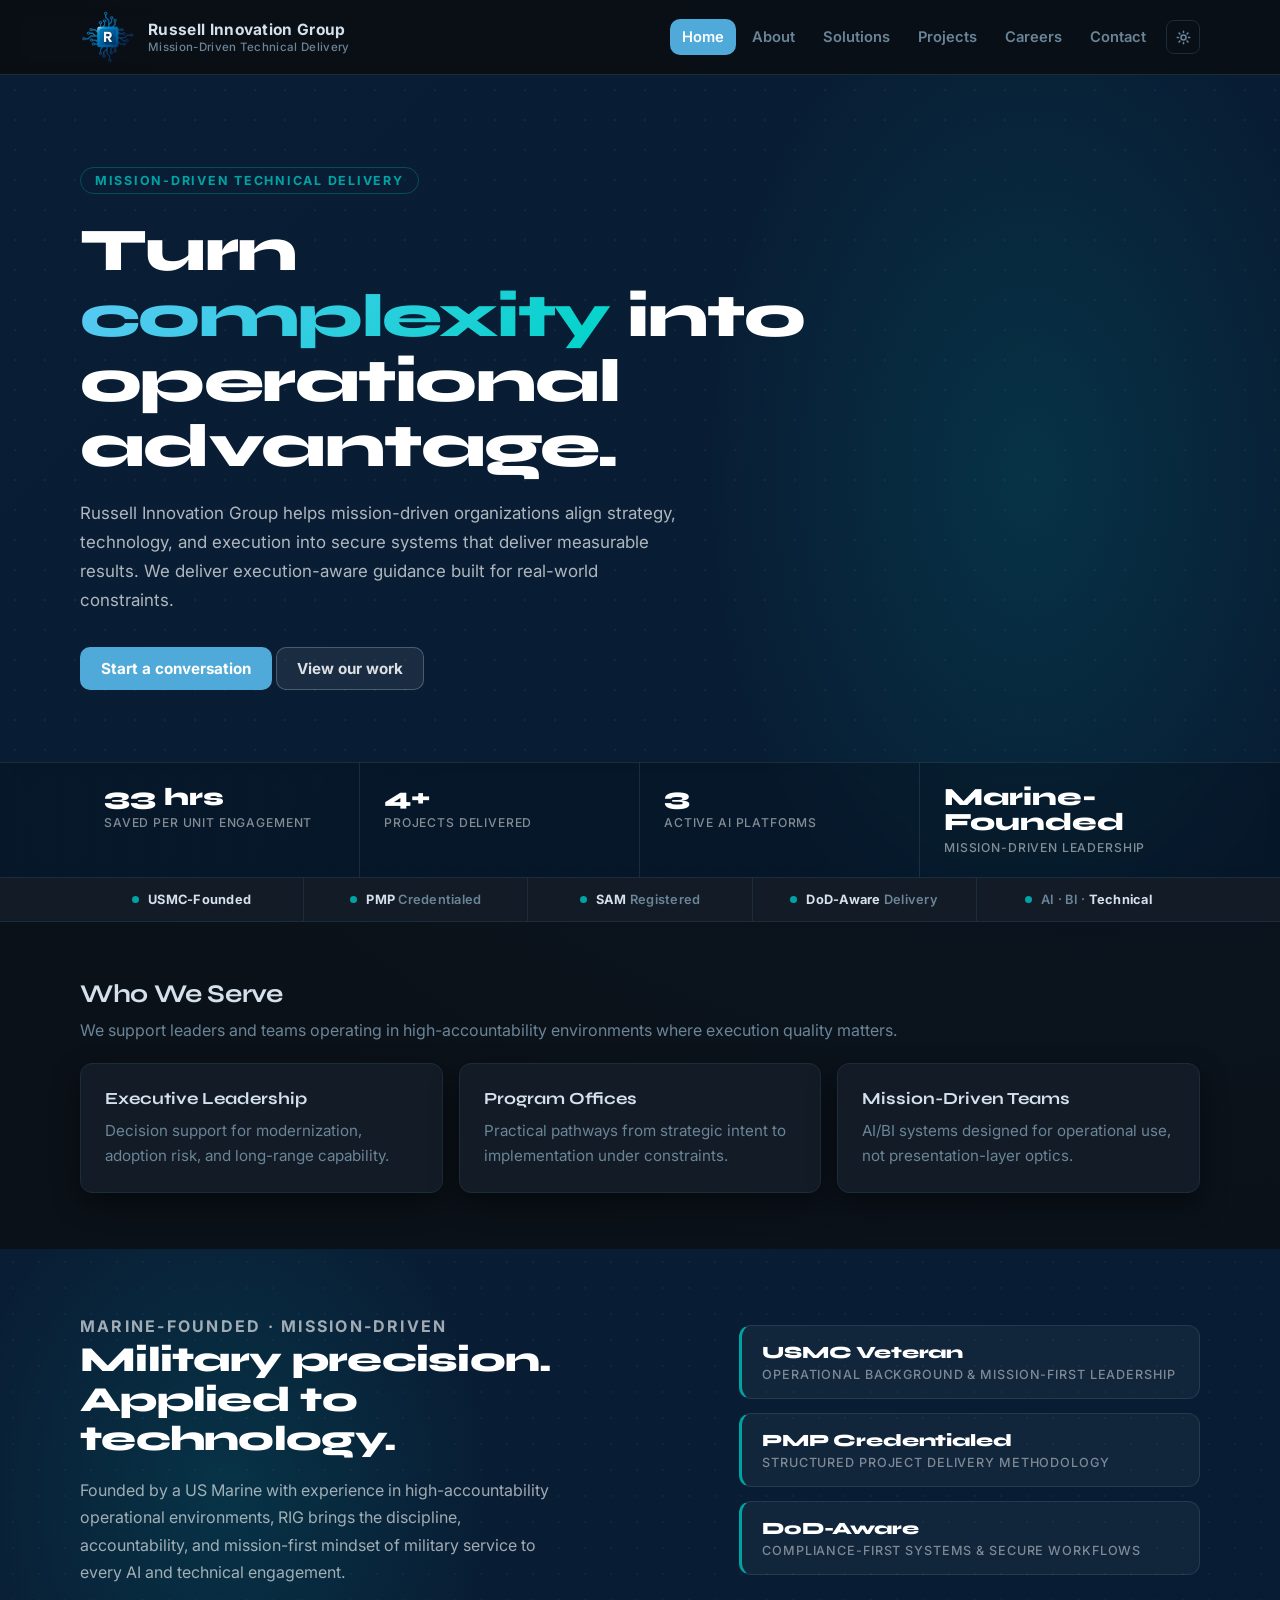
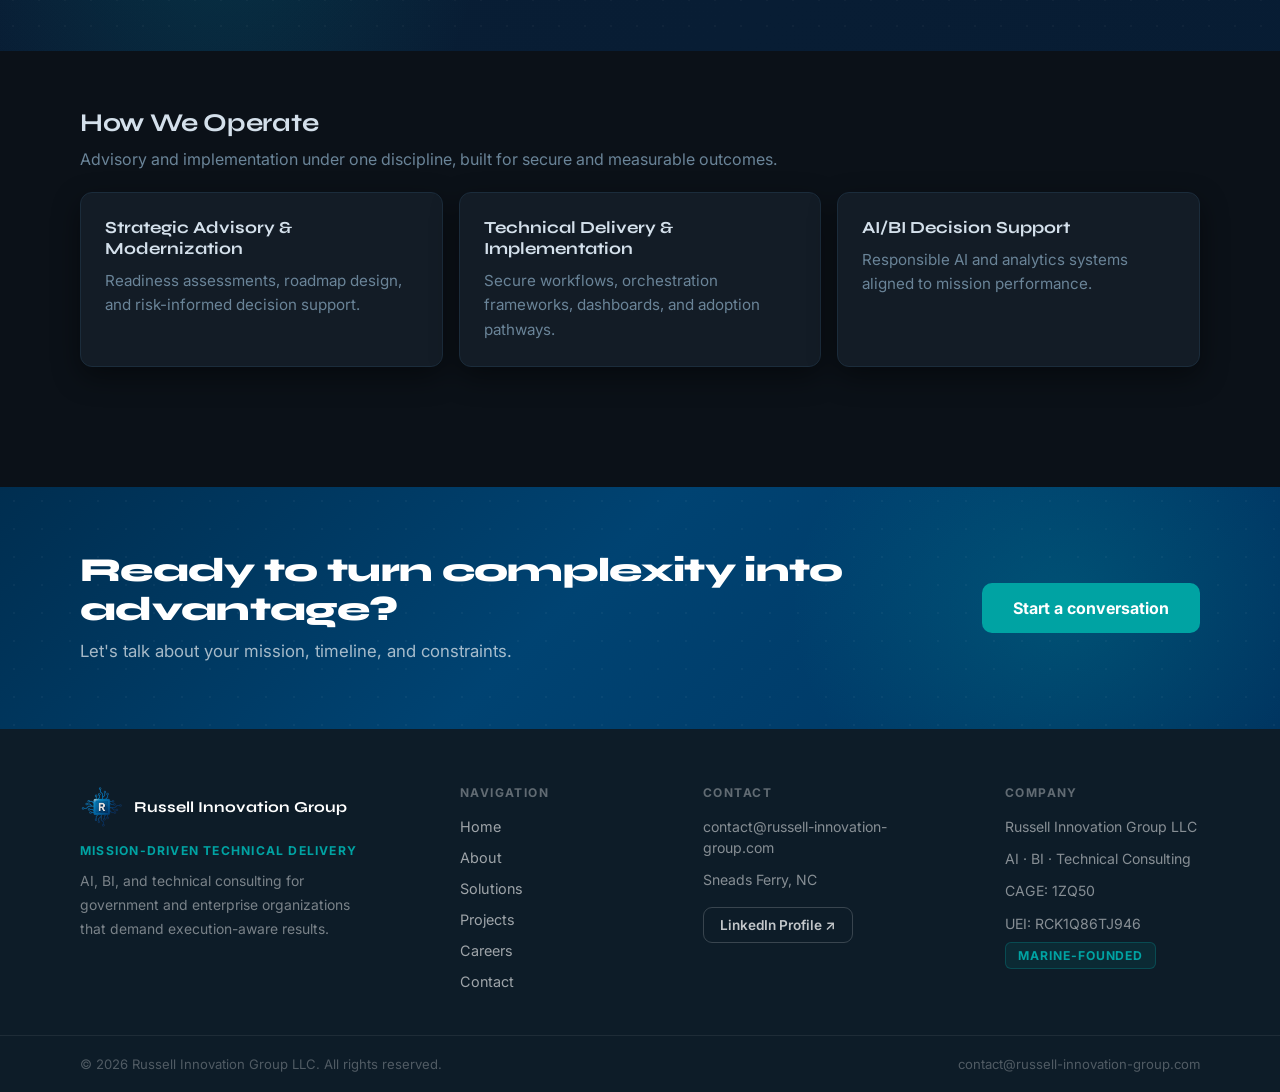
<file: index.html>
﻿<!doctype html>
<html lang="en">
  <head>
    <meta charset="UTF-8" />
    <meta name="viewport" content="width=device-width, initial-scale=1.0" />
    <title>Russell Innovation Group | AI, BI, and Technical Consulting</title>
    <meta
      name="description"
      content="Russell Innovation Group delivers AI, business intelligence, and technical consulting for government and enterprise teams."
    />
    <meta property="og:title" content="Russell Innovation Group" />
    <meta
      property="og:description"
      content="Professional consulting in AI, BI, and technical delivery for mission-focused organizations."
    />
    <meta property="og:type" content="website" />
    <meta property="og:url" content="https://russell-innovation-group.com/" />
    <meta property="twitter:card" content="summary_large_image" />
    <link rel="canonical" href="https://russell-innovation-group.com/" />
    <script>!function(){var t=localStorage.getItem('rig-theme')||'dark';document.documentElement.setAttribute('data-theme',t)}();</script>
    <link rel="preconnect" href="https://fonts.googleapis.com" />
    <link rel="preconnect" href="https://fonts.gstatic.com" crossorigin />
    <link href="https://fonts.googleapis.com/css2?family=Inter:wght@400;500;600;700&family=Syne:wght@700;800&display=swap" rel="stylesheet" />
    <link rel="stylesheet" href="styles.css?v=20260629" />
    <link rel="icon" type="image/png" href="./browserlogo%20(transparent).png" />
  </head>
  <body>
    <header class="site-header">
      <div class="container header-inner">
        <a class="brand" href="./index.html">
          <img class="brand-logo" src="./browserlogo (transparent).png" alt="Russell Innovation Group logo" />
          <span>
            Russell Innovation Group
            <small>Mission-Driven Technical Delivery</small>
          </span>
        </a>
        <button
          class="nav-toggle"
          id="nav-toggle"
          aria-label="Open menu"
          aria-expanded="false"
          aria-controls="primary-nav"
        >
          <span></span>
          <span></span>
          <span></span>
        </button>
        <nav class="site-nav" id="primary-nav" aria-label="Primary">
          <a data-nav href="./index.html">Home</a>
          <a data-nav href="./about.html">About</a>
          <a data-nav href="./solutions.html">Solutions</a>
          <a data-nav href="./projects.html">Projects</a>
          <a data-nav href="./careers.html">Careers</a>
          <a data-nav href="./contact.html">Contact</a>
          <button class="theme-toggle" id="theme-toggle" aria-label="Switch to light mode">
            <svg class="icon-sun" xmlns="http://www.w3.org/2000/svg" width="15" height="15" viewBox="0 0 24 24" fill="none" stroke="currentColor" stroke-width="2.5" stroke-linecap="round" stroke-linejoin="round" aria-hidden="true"><circle cx="12" cy="12" r="4"/><path d="M12 2v2M12 20v2M4.93 4.93l1.41 1.41M17.66 17.66l1.41 1.41M2 12h2M20 12h2M6.34 17.66l-1.41 1.41M19.07 4.93l-1.41 1.41"/></svg>
            <svg class="icon-moon" xmlns="http://www.w3.org/2000/svg" width="15" height="15" viewBox="0 0 24 24" fill="none" stroke="currentColor" stroke-width="2.5" stroke-linecap="round" stroke-linejoin="round" aria-hidden="true"><path d="M21 12.79A9 9 0 1 1 11.21 3 7 7 0 0 0 21 12.79z"/></svg>
            <span class="theme-label">Light mode</span>
          </button>
        </nav>
      </div>
    </header>

    <main>
      <!-- Full-bleed dark hero -->
      <section class="hero">
        <div class="container hero-inner">
          <div class="hero-content">
            <p class="hero-eyebrow">Mission-Driven Technical Delivery</p>
            <h1>Turn <span class="gradient-text">complexity</span> into<br />operational advantage.</h1>
            <p class="hero-sub">
              Russell Innovation Group helps mission-driven organizations align strategy,
              technology, and execution into secure systems that deliver measurable results.
              We deliver execution-aware guidance built for real-world constraints.
            </p>
            <div class="cta-row">
              <a class="btn btn-primary" href="./contact.html">Start a conversation</a>
              <a class="btn btn-ghost" href="./projects.html">View our work</a>
            </div>
          </div>
        </div>
        <!-- Stats bar -->
        <div class="hero-stats-bar">
          <div class="container">
            <div class="hero-stats-grid">
              <div class="hero-stat">
                <strong>33 hrs</strong>
                <span>Saved per unit engagement</span>
              </div>
              <div class="hero-stat">
                <strong>4+</strong>
                <span>Projects delivered</span>
              </div>
              <div class="hero-stat">
                <strong>3</strong>
                <span>Active AI platforms</span>
              </div>
              <div class="hero-stat">
                <strong>Marine-Founded</strong>
                <span>Mission-driven leadership</span>
              </div>
            </div>
          </div>
        </div>
      </section>

      <!-- Trust strip -->
      <div class="trust-strip">
        <div class="container trust-strip-inner">
          <div class="trust-item">
            <span class="trust-item-dot"></span>
            <span class="trust-item-label"><strong>USMC-Founded</strong></span>
          </div>
          <div class="trust-item">
            <span class="trust-item-dot"></span>
            <span class="trust-item-label"><strong>PMP</strong> Credentialed</span>
          </div>
          <div class="trust-item">
            <span class="trust-item-dot"></span>
            <span class="trust-item-label"><strong>SAM</strong> Registered</span>
          </div>
          <div class="trust-item">
            <span class="trust-item-dot"></span>
            <span class="trust-item-label"><strong>DoD-Aware</strong> Delivery</span>
          </div>
          <div class="trust-item">
            <span class="trust-item-dot"></span>
            <span class="trust-item-label">AI &middot; BI &middot; <strong>Technical</strong></span>
          </div>
        </div>
      </div>

      <!-- Who We Serve -->
      <div class="container">
        <section class="section reveal">
          <h2>Who We Serve</h2>
          <p class="lead">
            We support leaders and teams operating in high-accountability environments where
            execution quality matters.
          </p>
          <div class="grid-3">
            <article class="card reveal">
              <h3>Executive Leadership</h3>
              <p>Decision support for modernization, adoption risk, and long-range capability.</p>
            </article>
            <article class="card reveal">
              <h3>Program Offices</h3>
              <p>Practical pathways from strategic intent to implementation under constraints.</p>
            </article>
            <article class="card reveal">
              <h3>Mission-Driven Teams</h3>
              <p>AI/BI systems designed for operational use, not presentation-layer optics.</p>
            </article>
          </div>
        </section>
      </div>

      <!-- Marine-Founded identity callout -->
      <div class="veteran-callout">
        <div class="container veteran-callout-inner">
          <div class="veteran-callout-text">
            <p class="veteran-eyebrow">Marine-Founded &middot; Mission-Driven</p>
            <h2>Military precision.<br />Applied to technology.</h2>
            <p>Founded by a US Marine with experience in high-accountability operational environments, RIG brings the discipline, accountability, and mission-first mindset of military service to every AI and technical engagement.</p>
          </div>
          <div class="veteran-callout-stats">
            <div class="vc-stat">
              <strong>USMC Veteran</strong>
              <span>Operational background &amp; mission-first leadership</span>
            </div>
            <div class="vc-stat">
              <strong>PMP Credentialed</strong>
              <span>Structured project delivery methodology</span>
            </div>
            <div class="vc-stat">
              <strong>DoD-Aware</strong>
              <span>Compliance-first systems &amp; secure workflows</span>
            </div>
          </div>
        </div>
      </div>

      <!-- How We Operate -->
      <div class="container">
        <section class="section reveal">
          <h2>How We Operate</h2>
          <p class="lead">
            Advisory and implementation under one discipline, built for secure and measurable
            outcomes.
          </p>
          <div class="grid-3">
            <article class="card reveal">
              <h3>Strategic Advisory &amp; Modernization</h3>
              <p>Readiness assessments, roadmap design, and risk-informed decision support.</p>
            </article>
            <article class="card reveal">
              <h3>Technical Delivery &amp; Implementation</h3>
              <p>Secure workflows, orchestration frameworks, dashboards, and adoption pathways.</p>
            </article>
            <article class="card reveal">
              <h3>AI/BI Decision Support</h3>
              <p>Responsible AI and analytics systems aligned to mission performance.</p>
            </article>
          </div>
        </section>

        <div class="home-spacer" aria-hidden="true"></div>
      </div>
    </main>

    <section class="cta-band">
      <div class="container cta-band-inner">
        <div class="cta-band-text">
          <h2>Ready to turn complexity into advantage?</h2>
          <p>Let's talk about your mission, timeline, and constraints.</p>
        </div>
        <a class="btn cta-band-btn" href="./contact.html">Start a conversation</a>
      </div>
    </section>

    <footer class="site-footer">
      <div class="container footer-grid">
        <div class="footer-brand">
          <a class="footer-logo-link" href="./index.html">
            <img class="footer-logo" src="./browserlogo (transparent).png" alt="Russell Innovation Group logo" />
            <span class="footer-brand-name">Russell Innovation Group</span>
          </a>
          <p class="footer-tagline">Mission-Driven Technical Delivery</p>
          <p class="footer-desc">AI, BI, and technical consulting for government and enterprise organizations that demand execution-aware results.</p>
        </div>
        <div class="footer-col">
          <h4 class="footer-col-heading">Navigation</h4>
          <ul class="footer-links">
            <li><a href="./index.html">Home</a></li>
            <li><a href="./about.html">About</a></li>
            <li><a href="./solutions.html">Solutions</a></li>
            <li><a href="./projects.html">Projects</a></li>
            <li><a href="./careers.html">Careers</a></li>
            <li><a href="./contact.html">Contact</a></li>
          </ul>
        </div>
        <div class="footer-col">
          <h4 class="footer-col-heading">Contact</h4>
          <ul class="footer-contact-list">
            <li><a href="mailto:contact@russell-innovation-group.com">contact@russell-innovation-group.com</a></li>
            <li>Sneads Ferry, NC</li>
          </ul>
          <a
            class="footer-linkedin-btn"
            href="https://www.linkedin.com/in/brandon-t-russell7/"
            target="_blank"
            rel="noopener noreferrer"
          >LinkedIn Profile &#8599;</a>
        </div>
        <div class="footer-col">
          <h4 class="footer-col-heading">Company</h4>
          <ul class="footer-contact-list">
            <li>Russell Innovation Group LLC</li>
            <li>AI &middot; BI &middot; Technical Consulting</li>
            <li>CAGE: 1ZQ50</li>
            <li>UEI: RCK1Q86TJ946</li>
          </ul>
          <span class="footer-badge">Marine-Founded</span>
        </div>
      </div>
      <div class="footer-bottom">
        <div class="container footer-bottom-inner">
          <span>&copy; 2026 Russell Innovation Group LLC. All rights reserved.</span>
          <span>contact@russell-innovation-group.com</span>
        </div>
      </div>
    </footer>
    <script src="app.js?v=20260629" defer></script>
  </body>
</html>
</file>
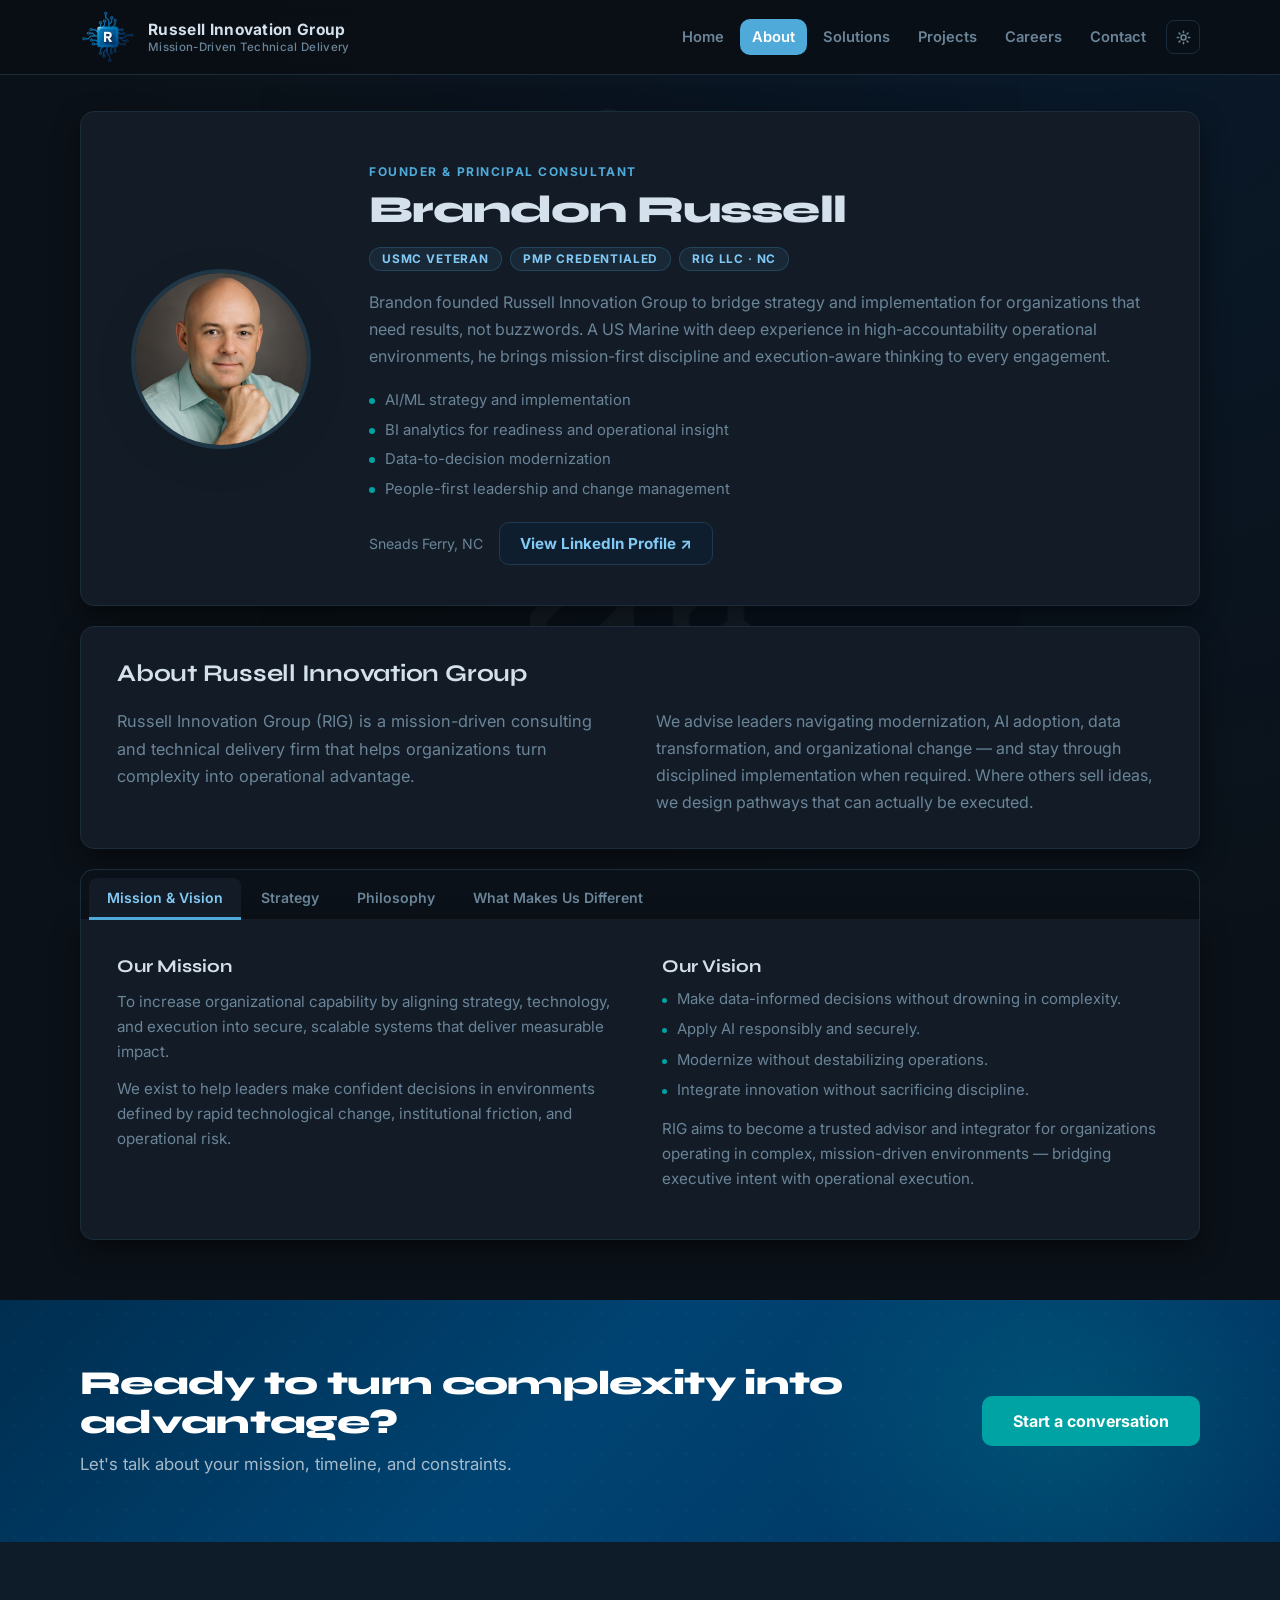
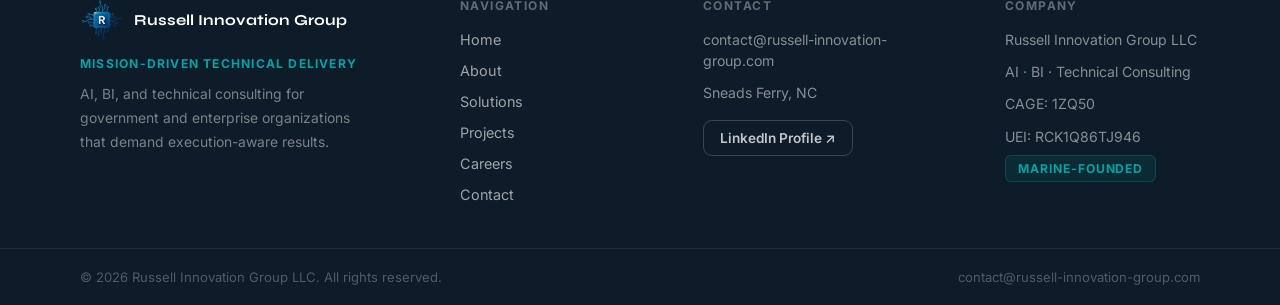
<file: about.html>
﻿<!doctype html>
<html lang="en">
  <head>
    <meta charset="UTF-8" />
    <meta name="viewport" content="width=device-width, initial-scale=1.0" />
    <title>About | Russell Innovation Group</title>
    <meta
      name="description"
      content="Learn about Russell Innovation Group's mission, founder, and commitment to practical innovation."
    />
    <meta property="og:title" content="About | Russell Innovation Group" />
    <meta
      property="og:description"
      content="Mission-driven technical consulting for government and enterprise clients."
    />
    <meta property="og:type" content="website" />
    <meta property="og:url" content="https://russell-innovation-group.com/about" />
    <meta property="twitter:card" content="summary_large_image" />
    <link rel="canonical" href="https://russell-innovation-group.com/about" />
    <script>!function(){var t=localStorage.getItem('rig-theme')||'dark';document.documentElement.setAttribute('data-theme',t)}();</script>
    <link rel="preconnect" href="https://fonts.googleapis.com" />
    <link rel="preconnect" href="https://fonts.gstatic.com" crossorigin />
    <link href="https://fonts.googleapis.com/css2?family=Inter:wght@400;500;600;700&family=Syne:wght@700;800&display=swap" rel="stylesheet" />
    <link rel="stylesheet" href="styles.css?v=20260629" />
    <link rel="icon" type="image/png" href="./browserlogo%20(transparent).png" />
  </head>
  <body>
    <header class="site-header">
      <div class="container header-inner">
        <a class="brand" href="./index.html">
          <img class="brand-logo" src="./browserlogo (transparent).png" alt="Russell Innovation Group logo" />
          <span>
            Russell Innovation Group
            <small>Mission-Driven Technical Delivery</small>
          </span>
        </a>
        <button
          class="nav-toggle"
          id="nav-toggle"
          aria-label="Open menu"
          aria-expanded="false"
          aria-controls="primary-nav"
        >
          <span></span>
          <span></span>
          <span></span>
        </button>
        <nav class="site-nav" id="primary-nav" aria-label="Primary">
          <a data-nav href="./index.html">Home</a>
          <a data-nav href="./about.html">About</a>
          <a data-nav href="./solutions.html">Solutions</a>
          <a data-nav href="./projects.html">Projects</a>
          <a data-nav href="./careers.html">Careers</a>
          <a data-nav href="./contact.html">Contact</a>
          <button class="theme-toggle" id="theme-toggle" aria-label="Switch to light mode">
            <svg class="icon-sun" xmlns="http://www.w3.org/2000/svg" width="15" height="15" viewBox="0 0 24 24" fill="none" stroke="currentColor" stroke-width="2.5" stroke-linecap="round" stroke-linejoin="round" aria-hidden="true"><circle cx="12" cy="12" r="4"/><path d="M12 2v2M12 20v2M4.93 4.93l1.41 1.41M17.66 17.66l1.41 1.41M2 12h2M20 12h2M6.34 17.66l-1.41 1.41M19.07 4.93l-1.41 1.41"/></svg>
            <svg class="icon-moon" xmlns="http://www.w3.org/2000/svg" width="15" height="15" viewBox="0 0 24 24" fill="none" stroke="currentColor" stroke-width="2.5" stroke-linecap="round" stroke-linejoin="round" aria-hidden="true"><path d="M21 12.79A9 9 0 1 1 11.21 3 7 7 0 0 0 21 12.79z"/></svg>
            <span class="theme-label">Light mode</span>
          </button>
        </nav>
      </div>
    </header>

    <main>
      <div class="container">

        <!-- Founder Hero -->
        <section class="founder-hero panel reveal">
          <div class="founder-hero-photo">
            <img
              class="founder-hero-headshot"
              src="./assets/brandon-russell-headshot.png"
              alt=”Brandon Russell, Founder &mdash; Russell Innovation Group”
            />
          </div>
          <div class="founder-hero-content">
            <p class="founder-eyebrow">Founder &amp; Principal Consultant</p>
            <h1>Brandon Russell</h1>
            <div class="founder-badges">
              <span class="founder-badge">USMC Veteran</span>
              <span class="founder-badge">PMP Credentialed</span>
              <span class="founder-badge">RIG LLC &middot; NC</span>
            </div>
            <p class="founder-bio">
              Brandon founded Russell Innovation Group to bridge strategy and implementation for
              organizations that need results, not buzzwords. A US Marine with deep experience in
              high-accountability operational environments, he brings mission-first discipline and
              execution-aware thinking to every engagement.
            </p>
            <ul class="founder-credentials-list">
              <li>AI/ML strategy and implementation</li>
              <li>BI analytics for readiness and operational insight</li>
              <li>Data-to-decision modernization</li>
              <li>People-first leadership and change management</li>
            </ul>
            <div class="founder-footer">
              <span class="founder-location">Sneads Ferry, NC</span>
              <a
                class="btn btn-secondary"
                href="https://www.linkedin.com/in/brandon-t-russell7/"
                target="_blank"
                rel="noopener noreferrer"
              >View LinkedIn Profile &#8599;</a>
            </div>
          </div>
        </section>

        <!-- Company intro -->
        <section class="about-intro-strip panel reveal">
          <h2>About Russell Innovation Group</h2>
          <div class="about-intro-cols">
            <p class="lead">
              Russell Innovation Group (RIG) is a mission-driven consulting and technical delivery
              firm that helps organizations turn complexity into operational advantage.
            </p>
            <p>
              We advise leaders navigating modernization, AI adoption, data transformation, and
              organizational change &mdash; and stay through disciplined implementation when required.
              Where others sell ideas, we design pathways that can actually be executed.
            </p>
          </div>
        </section>

        <!-- Tabbed detail sections -->
        <section class="about-tabs-section reveal">
          <div class="tabs-nav" role="tablist" aria-label="Company information">
            <button class="tab-btn active" role="tab" id="tab-mission" data-tab="mission" aria-selected="true" aria-controls="panel-mission">Mission &amp; Vision</button>
            <button class="tab-btn" role="tab" id="tab-strategy" data-tab="strategy" aria-selected="false" aria-controls="panel-strategy">Strategy</button>
            <button class="tab-btn" role="tab" id="tab-philosophy" data-tab="philosophy" aria-selected="false" aria-controls="panel-philosophy">Philosophy</button>
            <button class="tab-btn" role="tab" id="tab-difference" data-tab="difference" aria-selected="false" aria-controls="panel-difference">What Makes Us Different</button>
          </div>
          <div class="tab-panels">

            <!-- Mission & Vision -->
            <div class="tab-panel active" id="panel-mission" role="tabpanel" aria-labelledby="tab-mission">
              <div class="tab-content-grid">
                <div>
                  <h3>Our Mission</h3>
                  <p>To increase organizational capability by aligning strategy, technology, and execution into secure, scalable systems that deliver measurable impact.</p>
                  <p>We exist to help leaders make confident decisions in environments defined by rapid technological change, institutional friction, and operational risk.</p>
                </div>
                <div>
                  <h3>Our Vision</h3>
                  <ul class="tab-list">
                    <li>Make data-informed decisions without drowning in complexity.</li>
                    <li>Apply AI responsibly and securely.</li>
                    <li>Modernize without destabilizing operations.</li>
                    <li>Integrate innovation without sacrificing discipline.</li>
                  </ul>
                  <p>RIG aims to become a trusted advisor and integrator for organizations operating in complex, mission-driven environments &mdash; bridging executive intent with operational execution.</p>
                </div>
              </div>
            </div>

            <!-- Strategy -->
            <div class="tab-panel" id="panel-strategy" role="tabpanel" aria-labelledby="tab-strategy">
              <div class="tab-content-grid">
                <div>
                  <h3>Strategic Advisory &amp; Modernization</h3>
                  <p>Early decisions determine long-term success.</p>
                  <ul class="tab-list">
                    <li>Assess AI readiness and data maturity.</li>
                    <li>Identify capability gaps and structural friction.</li>
                    <li>Define modernization roadmaps grounded in operational constraints.</li>
                    <li>Evaluate vendor architectures and technology claims.</li>
                    <li>Reduce adoption risk before large capital investments.</li>
                    <li>Align innovation efforts with mission objectives.</li>
                  </ul>
                </div>
                <div>
                  <h3>Technical Delivery &amp; Implementation</h3>
                  <p>When strategy requires execution, we deliver.</p>
                  <ul class="tab-list">
                    <li>Data orchestration frameworks.</li>
                    <li>Secure AI-enabled workflows.</li>
                    <li>Business intelligence ecosystems.</li>
                    <li>Decision-support dashboards.</li>
                    <li>Compliance-aware architectures.</li>
                    <li>Adoption and change management pathways.</li>
                  </ul>
                </div>
              </div>
            </div>

            <!-- Philosophy -->
            <div class="tab-panel" id="panel-philosophy" role="tabpanel" aria-labelledby="tab-philosophy">
              <p class="tab-intro">Technology alone does not create advantage. These are the foundations we build on:</p>
              <div class="values-grid">
                <div class="value-card">
                  <h4>Mission Alignment</h4>
                  <p>Every system decision traces back to a mission requirement &mdash; not a technology trend.</p>
                </div>
                <div class="value-card">
                  <h4>Structured Decision-Making</h4>
                  <p>Clarity before action. We define the problem before recommending the solution.</p>
                </div>
                <div class="value-card">
                  <h4>Disciplined Implementation</h4>
                  <p>Advisory without execution is incomplete. We see the work through to delivery.</p>
                </div>
                <div class="value-card">
                  <h4>Human-Centered Adoption</h4>
                  <p>People adopt what they understand and trust. We design for both.</p>
                </div>
                <div class="value-card">
                  <h4>Measurable Outcomes</h4>
                  <p>Impact measured in operational results &mdash; not deliverable counts or slide decks.</p>
                </div>
                <div class="value-card">
                  <h4>Long-Term Resilience</h4>
                  <p>We build systems that outlast leadership cycles and survive funding changes.</p>
                </div>
              </div>
              <p class="tab-closing">Innovation should not be reckless. It should be disciplined &mdash; and it should leave organizations more capable and better prepared than before.</p>
            </div>

            <!-- What Makes Us Different -->
            <div class="tab-panel" id="panel-difference" role="tabpanel" aria-labelledby="tab-difference">
              <div class="difference-list">
                <div class="difference-item">
                  <span class="difference-marker">01</span>
                  <div>
                    <h4>Operational, Not Academic</h4>
                    <p>We understand operational environments, not just abstract strategy. Our guidance is shaped by real-world high-accountability experience.</p>
                  </div>
                </div>
                <div class="difference-item">
                  <span class="difference-marker">02</span>
                  <div>
                    <h4>Advisory and Implementation &mdash; One Discipline</h4>
                    <p>No handoffs. No gaps. We advise through the decision and execute through delivery under one engagement model.</p>
                  </div>
                </div>
                <div class="difference-item">
                  <span class="difference-marker">03</span>
                  <div>
                    <h4>Designed for Security and Constraint</h4>
                    <p>We design for compliance, security, and real-world budget and time constraints &mdash; not for ideal conditions that don't exist in the field.</p>
                  </div>
                </div>
                <div class="difference-item">
                  <span class="difference-marker">04</span>
                  <div>
                    <h4>Outcomes Over Optics</h4>
                    <p>We focus on long-term institutional resilience over short-term optics. Results are measured in mission performance, not deliverable count.</p>
                  </div>
                </div>
                <div class="difference-item">
                  <span class="difference-marker">05</span>
                  <div>
                    <h4>Candid, Reality-Based Guidance</h4>
                    <p>We protect clients from avoidable risk, even when the truth is inconvenient. No buzzwords. No padding. Just honest assessment.</p>
                  </div>
                </div>
              </div>
            </div>

          </div>
        </section>

      </div>
    </main>

    <section class="cta-band">
      <div class="container cta-band-inner">
        <div class="cta-band-text">
          <h2>Ready to turn complexity into advantage?</h2>
          <p>Let's talk about your mission, timeline, and constraints.</p>
        </div>
        <a class="btn cta-band-btn" href="./contact.html">Start a conversation</a>
      </div>
    </section>

    <footer class="site-footer">
      <div class="container footer-grid">
        <div class="footer-brand">
          <a class="footer-logo-link" href="./index.html">
            <img class="footer-logo" src="./browserlogo (transparent).png" alt="Russell Innovation Group logo" />
            <span class="footer-brand-name">Russell Innovation Group</span>
          </a>
          <p class="footer-tagline">Mission-Driven Technical Delivery</p>
          <p class="footer-desc">AI, BI, and technical consulting for government and enterprise organizations that demand execution-aware results.</p>
        </div>
        <div class="footer-col">
          <h4 class="footer-col-heading">Navigation</h4>
          <ul class="footer-links">
            <li><a href="./index.html">Home</a></li>
            <li><a href="./about.html">About</a></li>
            <li><a href="./solutions.html">Solutions</a></li>
            <li><a href="./projects.html">Projects</a></li>
            <li><a href="./careers.html">Careers</a></li>
            <li><a href="./contact.html">Contact</a></li>
          </ul>
        </div>
        <div class="footer-col">
          <h4 class="footer-col-heading">Contact</h4>
          <ul class="footer-contact-list">
            <li><a href="mailto:contact@russell-innovation-group.com">contact@russell-innovation-group.com</a></li>
            <li>Sneads Ferry, NC</li>
          </ul>
          <a
            class="footer-linkedin-btn"
            href="https://www.linkedin.com/in/brandon-t-russell7/"
            target="_blank"
            rel="noopener noreferrer"
          >LinkedIn Profile &#8599;</a>
        </div>
        <div class="footer-col">
          <h4 class="footer-col-heading">Company</h4>
          <ul class="footer-contact-list">
            <li>Russell Innovation Group LLC</li>
            <li>AI &middot; BI &middot; Technical Consulting</li>
            <li>CAGE: 1ZQ50</li>
            <li>UEI: RCK1Q86TJ946</li>
          </ul>
          <span class="footer-badge">Marine-Founded</span>
        </div>
      </div>
      <div class="footer-bottom">
        <div class="container footer-bottom-inner">
          <span>&copy; 2026 Russell Innovation Group LLC. All rights reserved.</span>
          <span>contact@russell-innovation-group.com</span>
        </div>
      </div>
    </footer>
    <script src="app.js?v=20260629" defer></script>
  </body>
</html>
</file>
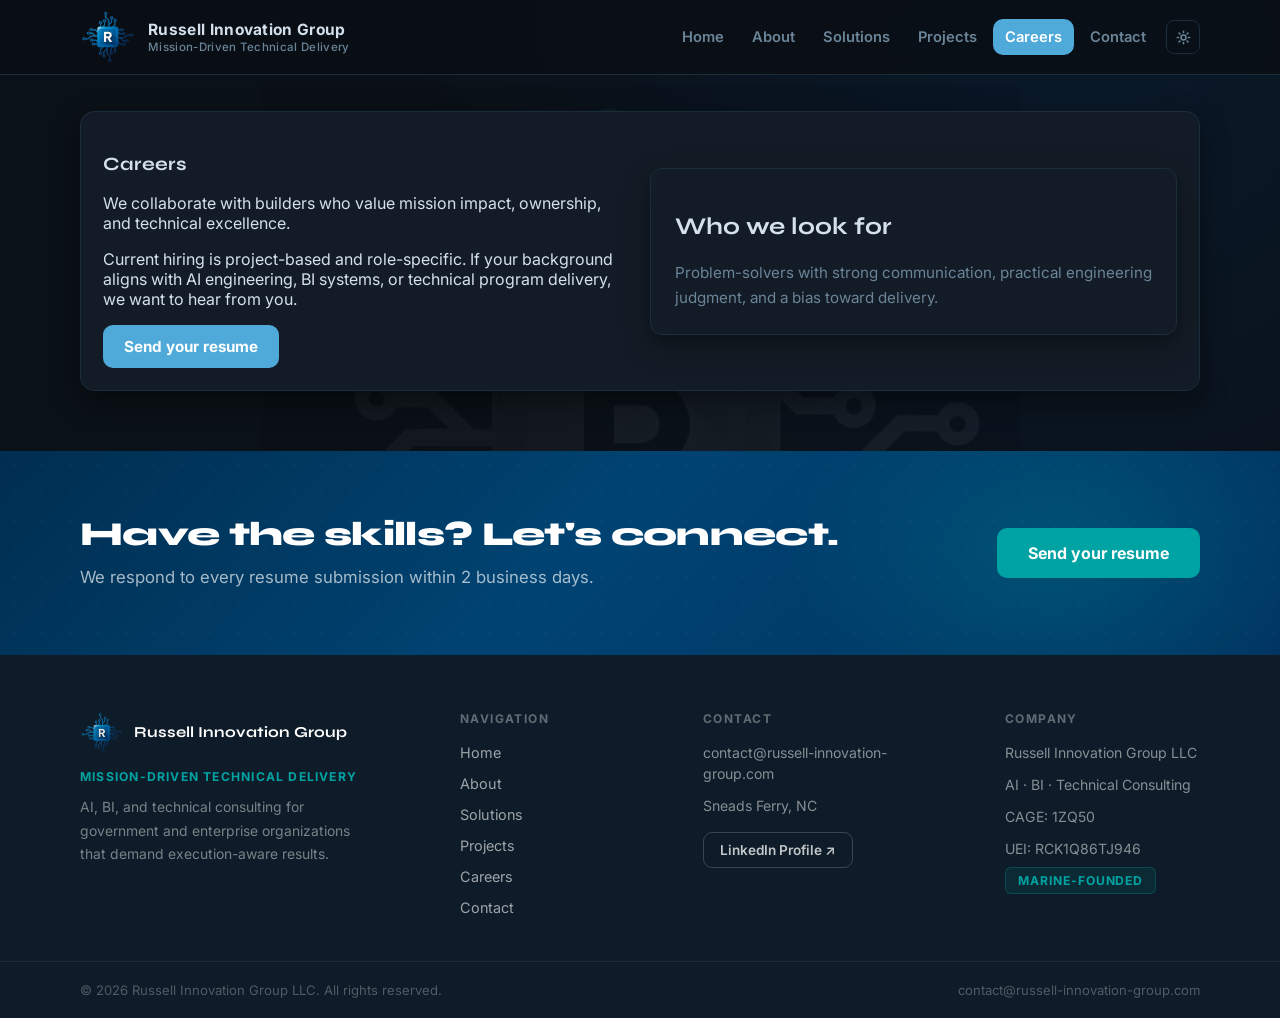
<file: careers.html>
﻿<!doctype html>
<html lang="en">
  <head>
    <meta charset="UTF-8" />
    <meta name="viewport" content="width=device-width, initial-scale=1.0" />
    <title>Careers | Russell Innovation Group</title>
    <meta
      name="description"
      content="Careers and collaboration opportunities at Russell Innovation Group."
    />
    <meta property="og:title" content="Careers | Russell Innovation Group" />
    <meta
      property="og:description"
      content="Join mission-driven technical efforts in AI, BI, and consulting."
    />
    <meta property="og:type" content="website" />
    <meta property="og:url" content="https://russell-innovation-group.com/careers" />
    <meta property="twitter:card" content="summary_large_image" />
    <link rel="canonical" href="https://russell-innovation-group.com/careers" />
    <script>!function(){var t=localStorage.getItem('rig-theme')||'dark';document.documentElement.setAttribute('data-theme',t)}();</script>
    <link rel="preconnect" href="https://fonts.googleapis.com" />
    <link rel="preconnect" href="https://fonts.gstatic.com" crossorigin />
    <link href="https://fonts.googleapis.com/css2?family=Inter:wght@400;500;600;700&family=Syne:wght@700;800&display=swap" rel="stylesheet" />
    <link rel="stylesheet" href="styles.css?v=20260629" />
    <link rel="icon" type="image/png" href="./browserlogo%20(transparent).png" />
  </head>
  <body>
    <header class="site-header">
      <div class="container header-inner">
        <a class="brand" href="./index.html">
          <img class="brand-logo" src="./browserlogo (transparent).png" alt="Russell Innovation Group logo" />
          <span>
            Russell Innovation Group
            <small>Mission-Driven Technical Delivery</small>
          </span>
        </a>
        <button
          class="nav-toggle"
          id="nav-toggle"
          aria-label="Open menu"
          aria-expanded="false"
          aria-controls="primary-nav"
        >
          <span></span>
          <span></span>
          <span></span>
        </button>
        <nav class="site-nav" id="primary-nav" aria-label="Primary">
          <a data-nav href="./index.html">Home</a>
          <a data-nav href="./about.html">About</a>
          <a data-nav href="./solutions.html">Solutions</a>
          <a data-nav href="./projects.html">Projects</a>
          <a data-nav href="./careers.html">Careers</a>
          <a data-nav href="./contact.html">Contact</a>
          <button class="theme-toggle" id="theme-toggle" aria-label="Switch to light mode">
            <svg class="icon-sun" xmlns="http://www.w3.org/2000/svg" width="15" height="15" viewBox="0 0 24 24" fill="none" stroke="currentColor" stroke-width="2.5" stroke-linecap="round" stroke-linejoin="round" aria-hidden="true"><circle cx="12" cy="12" r="4"/><path d="M12 2v2M12 20v2M4.93 4.93l1.41 1.41M17.66 17.66l1.41 1.41M2 12h2M20 12h2M6.34 17.66l-1.41 1.41M19.07 4.93l-1.41 1.41"/></svg>
            <svg class="icon-moon" xmlns="http://www.w3.org/2000/svg" width="15" height="15" viewBox="0 0 24 24" fill="none" stroke="currentColor" stroke-width="2.5" stroke-linecap="round" stroke-linejoin="round" aria-hidden="true"><path d="M21 12.79A9 9 0 1 1 11.21 3 7 7 0 0 0 21 12.79z"/></svg>
            <span class="theme-label">Light mode</span>
          </button>
        </nav>
      </div>
    </header>

    <main>
      <div class="container">
        <section class="panel feature">
          <article>
            <h1>Careers</h1>
            <p class="lead">
              We collaborate with builders who value mission impact, ownership, and technical
              excellence.
            </p>
            <p>
              Current hiring is project-based and role-specific. If your background aligns with AI
              engineering, BI systems, or technical program delivery, we want to hear from you.
            </p>
            <a
              class="btn btn-primary"
              href="mailto:contact@russell-innovation-group.com?subject=Resume%20Submission%20-%20Russell%20Innovation%20Group&body=Hi%20Russell%20Innovation%20Group%2C%0D%0A%0D%0APlease%20find%20my%20resume%20attached.%0D%0A%0D%0AName%3A%0D%0ALinkedIn%3A%0D%0ABest%20email%3A%0D%0A"
            >
              Send your resume
            </a>
          </article>
          <article class="card">
            <h2>Who we look for</h2>
            <p>
              Problem-solvers with strong communication, practical engineering judgment, and a bias
              toward delivery.
            </p>
          </article>
        </section>
      </div>
    </main>

    <section class="cta-band">
      <div class="container cta-band-inner">
        <div class="cta-band-text">
          <h2>Have the skills? Let's connect.</h2>
          <p>We respond to every resume submission within 2 business days.</p>
        </div>
        <a class="btn cta-band-btn" href="mailto:contact@russell-innovation-group.com?subject=Resume%20Submission%20-%20Russell%20Innovation%20Group&body=Hi%20Russell%20Innovation%20Group%2C%0D%0A%0D%0APlease%20find%20my%20resume%20attached.%0D%0A%0D%0AName%3A%0D%0ALinkedIn%3A%0D%0ABest%20email%3A%0D%0A">Send your resume</a>
      </div>
    </section>

    <footer class="site-footer">
      <div class="container footer-grid">
        <div class="footer-brand">
          <a class="footer-logo-link" href="./index.html">
            <img class="footer-logo" src="./browserlogo (transparent).png" alt="Russell Innovation Group logo" />
            <span class="footer-brand-name">Russell Innovation Group</span>
          </a>
          <p class="footer-tagline">Mission-Driven Technical Delivery</p>
          <p class="footer-desc">AI, BI, and technical consulting for government and enterprise organizations that demand execution-aware results.</p>
        </div>
        <div class="footer-col">
          <h4 class="footer-col-heading">Navigation</h4>
          <ul class="footer-links">
            <li><a href="./index.html">Home</a></li>
            <li><a href="./about.html">About</a></li>
            <li><a href="./solutions.html">Solutions</a></li>
            <li><a href="./projects.html">Projects</a></li>
            <li><a href="./careers.html">Careers</a></li>
            <li><a href="./contact.html">Contact</a></li>
          </ul>
        </div>
        <div class="footer-col">
          <h4 class="footer-col-heading">Contact</h4>
          <ul class="footer-contact-list">
            <li><a href="mailto:contact@russell-innovation-group.com">contact@russell-innovation-group.com</a></li>
            <li>Sneads Ferry, NC</li>
          </ul>
          <a
            class="footer-linkedin-btn"
            href="https://www.linkedin.com/in/brandon-t-russell7/"
            target="_blank"
            rel="noopener noreferrer"
          >LinkedIn Profile &#8599;</a>
        </div>
        <div class="footer-col">
          <h4 class="footer-col-heading">Company</h4>
          <ul class="footer-contact-list">
            <li>Russell Innovation Group LLC</li>
            <li>AI &middot; BI &middot; Technical Consulting</li>
            <li>CAGE: 1ZQ50</li>
            <li>UEI: RCK1Q86TJ946</li>
          </ul>
          <span class="footer-badge">Marine-Founded</span>
        </div>
      </div>
      <div class="footer-bottom">
        <div class="container footer-bottom-inner">
          <span>&copy; 2026 Russell Innovation Group LLC. All rights reserved.</span>
          <span>contact@russell-innovation-group.com</span>
        </div>
      </div>
    </footer>
    <script src="app.js?v=20260629" defer></script>
  </body>
</html>
</file>
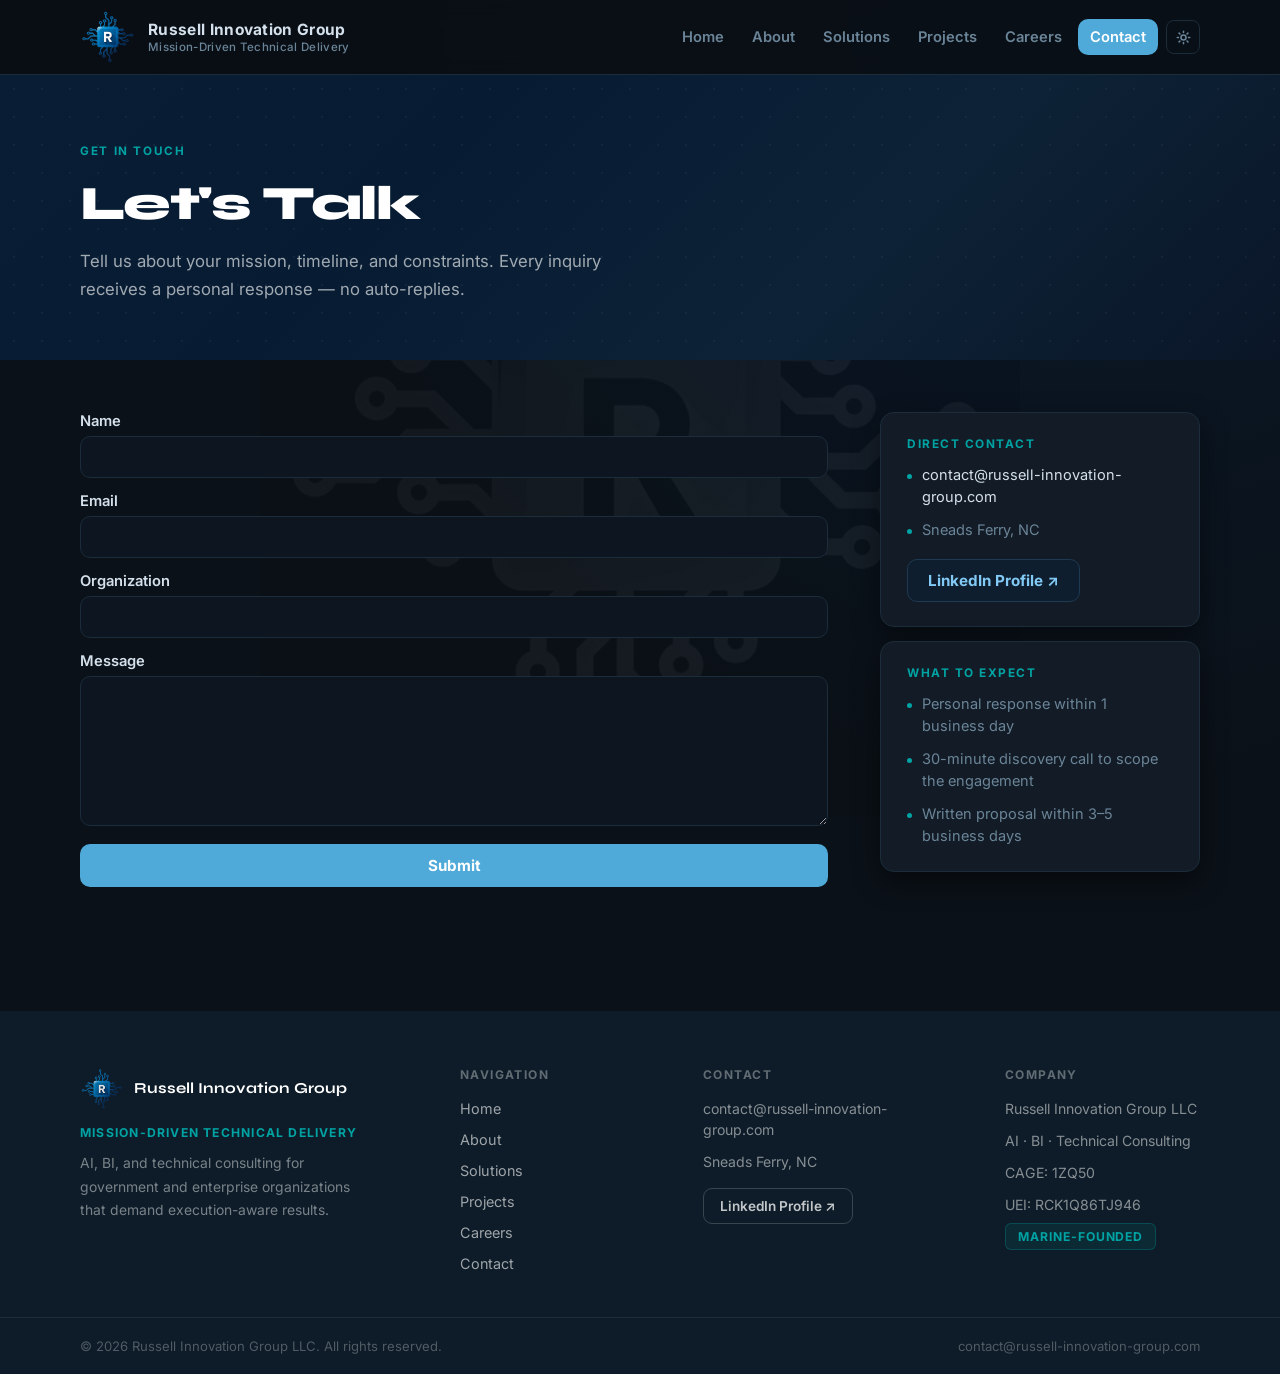
<file: contact.html>
﻿<!doctype html>
<html lang="en">
  <head>
    <meta charset="UTF-8" />
    <meta name="viewport" content="width=device-width, initial-scale=1.0" />
    <title>Contact | Russell Innovation Group</title>
    <meta
      name="description"
      content="Contact Russell Innovation Group for consulting, AI services, and collaboration opportunities."
    />
    <meta property="og:title" content="Contact | Russell Innovation Group" />
    <meta
      property="og:description"
      content="Reach Russell Innovation Group for project inquiries and partnership discussions."
    />
    <meta property="og:type" content="website" />
    <meta property="og:url" content="https://russell-innovation-group.com/contact" />
    <meta property="twitter:card" content="summary_large_image" />
    <link rel="canonical" href="https://russell-innovation-group.com/contact" />
    <script>!function(){var t=localStorage.getItem('rig-theme')||'dark';document.documentElement.setAttribute('data-theme',t)}();</script>
    <link rel="preconnect" href="https://fonts.googleapis.com" />
    <link rel="preconnect" href="https://fonts.gstatic.com" crossorigin />
    <link href="https://fonts.googleapis.com/css2?family=Inter:wght@400;500;600;700&family=Syne:wght@700;800&display=swap" rel="stylesheet" />
    <link rel="stylesheet" href="styles.css?v=20260629" />
    <link rel="icon" type="image/png" href="./browserlogo%20(transparent).png" />
  </head>
  <body>
    <header class="site-header">
      <div class="container header-inner">
        <a class="brand" href="./index.html">
          <img class="brand-logo" src="./browserlogo (transparent).png" alt="Russell Innovation Group logo" />
          <span>
            Russell Innovation Group
            <small>Mission-Driven Technical Delivery</small>
          </span>
        </a>
        <button
          class="nav-toggle"
          id="nav-toggle"
          aria-label="Open menu"
          aria-expanded="false"
          aria-controls="primary-nav"
        >
          <span></span>
          <span></span>
          <span></span>
        </button>
        <nav class="site-nav" id="primary-nav" aria-label="Primary">
          <a data-nav href="./index.html">Home</a>
          <a data-nav href="./about.html">About</a>
          <a data-nav href="./solutions.html">Solutions</a>
          <a data-nav href="./projects.html">Projects</a>
          <a data-nav href="./careers.html">Careers</a>
          <a data-nav href="./contact.html">Contact</a>
          <button class="theme-toggle" id="theme-toggle" aria-label="Switch to light mode">
            <svg class="icon-sun" xmlns="http://www.w3.org/2000/svg" width="15" height="15" viewBox="0 0 24 24" fill="none" stroke="currentColor" stroke-width="2.5" stroke-linecap="round" stroke-linejoin="round" aria-hidden="true"><circle cx="12" cy="12" r="4"/><path d="M12 2v2M12 20v2M4.93 4.93l1.41 1.41M17.66 17.66l1.41 1.41M2 12h2M20 12h2M6.34 17.66l-1.41 1.41M19.07 4.93l-1.41 1.41"/></svg>
            <svg class="icon-moon" xmlns="http://www.w3.org/2000/svg" width="15" height="15" viewBox="0 0 24 24" fill="none" stroke="currentColor" stroke-width="2.5" stroke-linecap="round" stroke-linejoin="round" aria-hidden="true"><path d="M21 12.79A9 9 0 1 1 11.21 3 7 7 0 0 0 21 12.79z"/></svg>
            <span class="theme-label">Light mode</span>
          </button>
        </nav>
      </div>
    </header>

    <main>

      <div class="contact-hero">
        <div class="container contact-hero-inner">
          <p class="section-eyebrow">Get In Touch</p>
          <h1>Let's Talk</h1>
          <p class="lead">Tell us about your mission, timeline, and constraints. Every inquiry receives a personal response &mdash; no auto-replies.</p>
        </div>
      </div>

      <div class="container">
        <div class="contact-layout">

          <section class="contact-form-col reveal">
            <form
              id="contact-form"
              data-endpoint="/api/contact"
              method="post"
              novalidate
            >
              <label for="name">
                Name
                <input id="name" name="name" type="text" autocomplete="name" required />
                <span class="error" data-error-for="name"></span>
              </label>

              <label for="email">
                Email
                <input id="email" name="email" type="email" autocomplete="email" required />
                <span class="error" data-error-for="email"></span>
              </label>

              <label for="organization">
                Organization
                <input
                  id="organization"
                  name="organization"
                  type="text"
                  autocomplete="organization"
                  required
                />
                <span class="error" data-error-for="organization"></span>
              </label>

              <label for="message">
                Message
                <textarea id="message" name="message" required></textarea>
                <span class="error" data-error-for="message"></span>
              </label>

              <label class="hidden" for="website">
                Website
                <input id="website" name="website" type="text" tabindex="-1" autocomplete="off" />
              </label>

              <button class="btn btn-primary" type="submit">Submit</button>
              <p class="success" id="form-success" hidden></p>
            </form>
          </section>

          <aside class="contact-sidebar reveal">

            <div class="contact-card panel">
              <h3 class="contact-card-heading">Direct Contact</h3>
              <ul class="contact-card-list">
                <li><a href="mailto:contact@russell-innovation-group.com">contact@russell-innovation-group.com</a></li>
                <li>Sneads Ferry, NC</li>
              </ul>
              <a
                class="btn btn-secondary"
                href="https://www.linkedin.com/in/brandon-t-russell7/"
                target="_blank"
                rel="noopener noreferrer"
              >LinkedIn Profile &#8599;</a>
            </div>

            <div class="contact-card panel">
              <h3 class="contact-card-heading">What to Expect</h3>
              <ul class="contact-card-list">
                <li>Personal response within 1 business day</li>
                <li>30-minute discovery call to scope the engagement</li>
                <li>Written proposal within 3&ndash;5 business days</li>
              </ul>
            </div>

          </aside>

        </div>
      </div>

    </main>

    <footer class="site-footer">
      <div class="container footer-grid">
        <div class="footer-brand">
          <a class="footer-logo-link" href="./index.html">
            <img class="footer-logo" src="./browserlogo (transparent).png" alt="Russell Innovation Group logo" />
            <span class="footer-brand-name">Russell Innovation Group</span>
          </a>
          <p class="footer-tagline">Mission-Driven Technical Delivery</p>
          <p class="footer-desc">AI, BI, and technical consulting for government and enterprise organizations that demand execution-aware results.</p>
        </div>
        <div class="footer-col">
          <h4 class="footer-col-heading">Navigation</h4>
          <ul class="footer-links">
            <li><a href="./index.html">Home</a></li>
            <li><a href="./about.html">About</a></li>
            <li><a href="./solutions.html">Solutions</a></li>
            <li><a href="./projects.html">Projects</a></li>
            <li><a href="./careers.html">Careers</a></li>
            <li><a href="./contact.html">Contact</a></li>
          </ul>
        </div>
        <div class="footer-col">
          <h4 class="footer-col-heading">Contact</h4>
          <ul class="footer-contact-list">
            <li><a href="mailto:contact@russell-innovation-group.com">contact@russell-innovation-group.com</a></li>
            <li>Sneads Ferry, NC</li>
          </ul>
          <a
            class="footer-linkedin-btn"
            href="https://www.linkedin.com/in/brandon-t-russell7/"
            target="_blank"
            rel="noopener noreferrer"
          >LinkedIn Profile &#8599;</a>
        </div>
        <div class="footer-col">
          <h4 class="footer-col-heading">Company</h4>
          <ul class="footer-contact-list">
            <li>Russell Innovation Group LLC</li>
            <li>AI &middot; BI &middot; Technical Consulting</li>
            <li>CAGE: 1ZQ50</li>
            <li>UEI: RCK1Q86TJ946</li>
          </ul>
          <span class="footer-badge">Marine-Founded</span>
        </div>
      </div>
      <div class="footer-bottom">
        <div class="container footer-bottom-inner">
          <span>&copy; 2026 Russell Innovation Group LLC. All rights reserved.</span>
          <span>contact@russell-innovation-group.com</span>
        </div>
      </div>
    </footer>
    <script src="app.js?v=20260629" defer></script>
  </body>
</html>
</file>
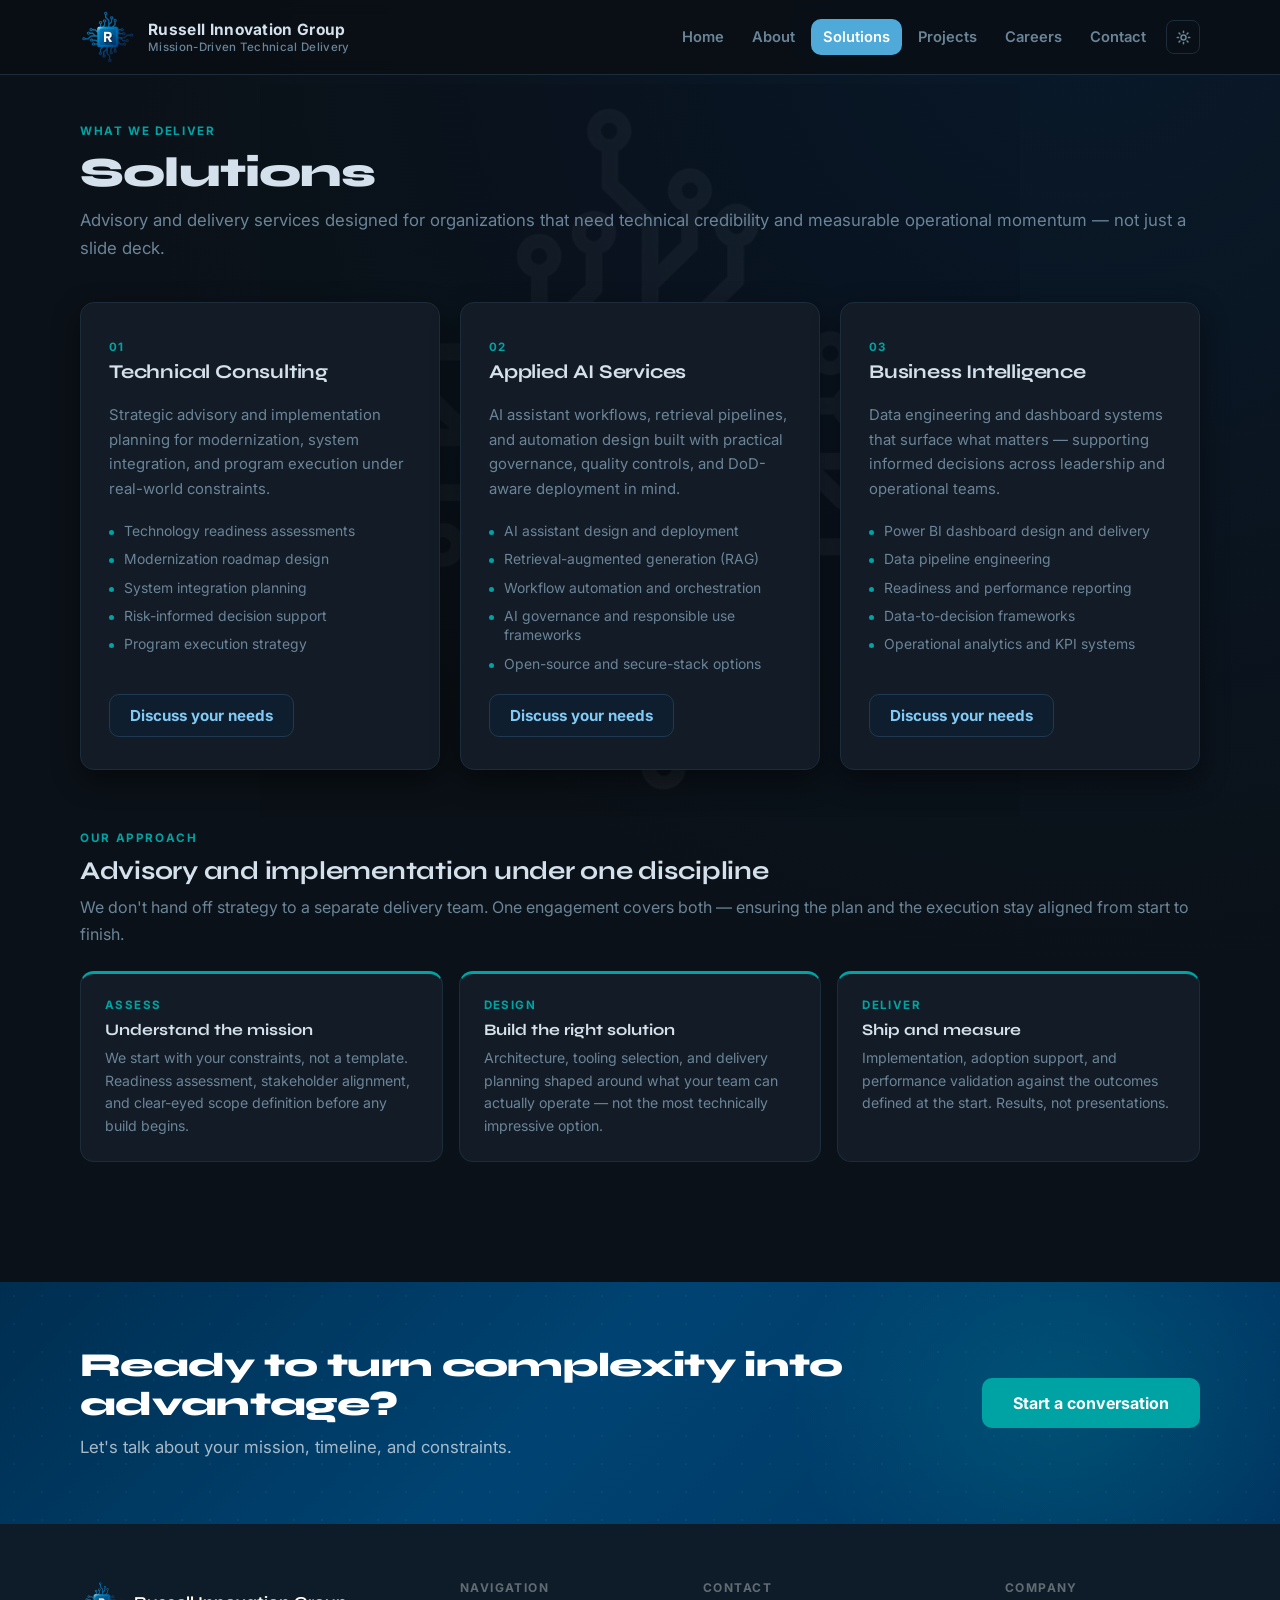
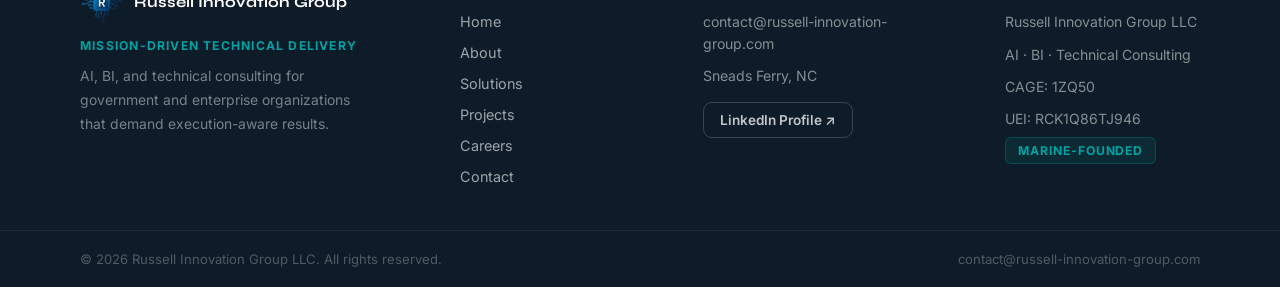
<file: solutions.html>
﻿<!doctype html>
<html lang="en">
  <head>
    <meta charset="UTF-8" />
    <meta name="viewport" content="width=device-width, initial-scale=1.0" />
    <title>Solutions | Russell Innovation Group</title>
    <meta
      name="description"
      content="Explore Russell Innovation Group service offerings in consulting, AI enablement, and business intelligence."
    />
    <meta property="og:title" content="Solutions | Russell Innovation Group" />
    <meta
      property="og:description"
      content="Core offerings: consulting, AI systems, and BI delivery for mission-focused organizations."
    />
    <meta property="og:type" content="website" />
    <meta property="og:url" content="https://russell-innovation-group.com/solutions" />
    <meta property="twitter:card" content="summary_large_image" />
    <link rel="canonical" href="https://russell-innovation-group.com/solutions" />
    <script>!function(){var t=localStorage.getItem('rig-theme')||'dark';document.documentElement.setAttribute('data-theme',t)}();</script>
    <link rel="preconnect" href="https://fonts.googleapis.com" />
    <link rel="preconnect" href="https://fonts.gstatic.com" crossorigin />
    <link href="https://fonts.googleapis.com/css2?family=Inter:wght@400;500;600;700&family=Syne:wght@700;800&display=swap" rel="stylesheet" />
    <link rel="stylesheet" href="styles.css?v=20260629" />
    <link rel="icon" type="image/png" href="./browserlogo%20(transparent).png" />
  </head>
  <body>
    <header class="site-header">
      <div class="container header-inner">
        <a class="brand" href="./index.html">
          <img class="brand-logo" src="./browserlogo (transparent).png" alt="Russell Innovation Group logo" />
          <span>
            Russell Innovation Group
            <small>Mission-Driven Technical Delivery</small>
          </span>
        </a>
        <button
          class="nav-toggle"
          id="nav-toggle"
          aria-label="Open menu"
          aria-expanded="false"
          aria-controls="primary-nav"
        >
          <span></span>
          <span></span>
          <span></span>
        </button>
        <nav class="site-nav" id="primary-nav" aria-label="Primary">
          <a data-nav href="./index.html">Home</a>
          <a data-nav href="./about.html">About</a>
          <a data-nav href="./solutions.html">Solutions</a>
          <a data-nav href="./projects.html">Projects</a>
          <a data-nav href="./careers.html">Careers</a>
          <a data-nav href="./contact.html">Contact</a>
          <button class="theme-toggle" id="theme-toggle" aria-label="Switch to light mode">
            <svg class="icon-sun" xmlns="http://www.w3.org/2000/svg" width="15" height="15" viewBox="0 0 24 24" fill="none" stroke="currentColor" stroke-width="2.5" stroke-linecap="round" stroke-linejoin="round" aria-hidden="true"><circle cx="12" cy="12" r="4"/><path d="M12 2v2M12 20v2M4.93 4.93l1.41 1.41M17.66 17.66l1.41 1.41M2 12h2M20 12h2M6.34 17.66l-1.41 1.41M19.07 4.93l-1.41 1.41"/></svg>
            <svg class="icon-moon" xmlns="http://www.w3.org/2000/svg" width="15" height="15" viewBox="0 0 24 24" fill="none" stroke="currentColor" stroke-width="2.5" stroke-linecap="round" stroke-linejoin="round" aria-hidden="true"><path d="M21 12.79A9 9 0 1 1 11.21 3 7 7 0 0 0 21 12.79z"/></svg>
            <span class="theme-label">Light mode</span>
          </button>
        </nav>
      </div>
    </header>

    <main>
      <div class="container">

        <div class="page-header reveal">
          <p class="section-eyebrow">What We Deliver</p>
          <h1>Solutions</h1>
          <p class="lead">Advisory and delivery services designed for organizations that need technical credibility and measurable operational momentum &mdash; not just a slide deck.</p>
        </div>

        <div class="solutions-grid">

          <article class="solution-card panel reveal">
            <div>
              <span class="solution-number">01</span>
              <h2>Technical Consulting</h2>
            </div>
            <p>Strategic advisory and implementation planning for modernization, system integration, and program execution under real-world constraints.</p>
            <ul class="solution-list">
              <li>Technology readiness assessments</li>
              <li>Modernization roadmap design</li>
              <li>System integration planning</li>
              <li>Risk-informed decision support</li>
              <li>Program execution strategy</li>
            </ul>
            <div>
              <a class="btn btn-secondary" href="./contact.html">Discuss your needs</a>
            </div>
          </article>

          <article class="solution-card panel reveal">
            <div>
              <span class="solution-number">02</span>
              <h2>Applied AI Services</h2>
            </div>
            <p>AI assistant workflows, retrieval pipelines, and automation design built with practical governance, quality controls, and DoD-aware deployment in mind.</p>
            <ul class="solution-list">
              <li>AI assistant design and deployment</li>
              <li>Retrieval-augmented generation (RAG)</li>
              <li>Workflow automation and orchestration</li>
              <li>AI governance and responsible use frameworks</li>
              <li>Open-source and secure-stack options</li>
            </ul>
            <div>
              <a class="btn btn-secondary" href="./contact.html">Discuss your needs</a>
            </div>
          </article>

          <article class="solution-card panel reveal">
            <div>
              <span class="solution-number">03</span>
              <h2>Business Intelligence</h2>
            </div>
            <p>Data engineering and dashboard systems that surface what matters &mdash; supporting informed decisions across leadership and operational teams.</p>
            <ul class="solution-list">
              <li>Power BI dashboard design and delivery</li>
              <li>Data pipeline engineering</li>
              <li>Readiness and performance reporting</li>
              <li>Data-to-decision frameworks</li>
              <li>Operational analytics and KPI systems</li>
            </ul>
            <div>
              <a class="btn btn-secondary" href="./contact.html">Discuss your needs</a>
            </div>
          </article>

        </div>

        <!-- Delivery approach -->
        <section class="section reveal">
          <p class="section-eyebrow">Our Approach</p>
          <h2>Advisory and implementation under one discipline</h2>
          <p class="lead">We don't hand off strategy to a separate delivery team. One engagement covers both &mdash; ensuring the plan and the execution stay aligned from start to finish.</p>
          <div class="grid-3" style="margin-top: 24px;">
            <div class="method-step">
              <span class="method-step-label">Assess</span>
              <h3>Understand the mission</h3>
              <p>We start with your constraints, not a template. Readiness assessment, stakeholder alignment, and clear-eyed scope definition before any build begins.</p>
            </div>
            <div class="method-step">
              <span class="method-step-label">Design</span>
              <h3>Build the right solution</h3>
              <p>Architecture, tooling selection, and delivery planning shaped around what your team can actually operate &mdash; not the most technically impressive option.</p>
            </div>
            <div class="method-step">
              <span class="method-step-label">Deliver</span>
              <h3>Ship and measure</h3>
              <p>Implementation, adoption support, and performance validation against the outcomes defined at the start. Results, not presentations.</p>
            </div>
          </div>
        </section>

        <div class="home-spacer" aria-hidden="true"></div>
      </div>
    </main>

    <section class="cta-band">
      <div class="container cta-band-inner">
        <div class="cta-band-text">
          <h2>Ready to turn complexity into advantage?</h2>
          <p>Let's talk about your mission, timeline, and constraints.</p>
        </div>
        <a class="btn cta-band-btn" href="./contact.html">Start a conversation</a>
      </div>
    </section>

    <footer class="site-footer">
      <div class="container footer-grid">
        <div class="footer-brand">
          <a class="footer-logo-link" href="./index.html">
            <img class="footer-logo" src="./browserlogo (transparent).png" alt="Russell Innovation Group logo" />
            <span class="footer-brand-name">Russell Innovation Group</span>
          </a>
          <p class="footer-tagline">Mission-Driven Technical Delivery</p>
          <p class="footer-desc">AI, BI, and technical consulting for government and enterprise organizations that demand execution-aware results.</p>
        </div>
        <div class="footer-col">
          <h4 class="footer-col-heading">Navigation</h4>
          <ul class="footer-links">
            <li><a href="./index.html">Home</a></li>
            <li><a href="./about.html">About</a></li>
            <li><a href="./solutions.html">Solutions</a></li>
            <li><a href="./projects.html">Projects</a></li>
            <li><a href="./careers.html">Careers</a></li>
            <li><a href="./contact.html">Contact</a></li>
          </ul>
        </div>
        <div class="footer-col">
          <h4 class="footer-col-heading">Contact</h4>
          <ul class="footer-contact-list">
            <li><a href="mailto:contact@russell-innovation-group.com">contact@russell-innovation-group.com</a></li>
            <li>Sneads Ferry, NC</li>
          </ul>
          <a
            class="footer-linkedin-btn"
            href="https://www.linkedin.com/in/brandon-t-russell7/"
            target="_blank"
            rel="noopener noreferrer"
          >LinkedIn Profile &#8599;</a>
        </div>
        <div class="footer-col">
          <h4 class="footer-col-heading">Company</h4>
          <ul class="footer-contact-list">
            <li>Russell Innovation Group LLC</li>
            <li>AI &middot; BI &middot; Technical Consulting</li>
            <li>CAGE: 1ZQ50</li>
            <li>UEI: RCK1Q86TJ946</li>
          </ul>
          <span class="footer-badge">Marine-Founded</span>
        </div>
      </div>
      <div class="footer-bottom">
        <div class="container footer-bottom-inner">
          <span>&copy; 2026 Russell Innovation Group LLC. All rights reserved.</span>
          <span>contact@russell-innovation-group.com</span>
        </div>
      </div>
    </footer>
    <script src="app.js?v=20260629" defer></script>
  </body>
</html>
</file>
<file: styles.css>
:root {
  --bg: #f6f7f9;
  --bg-glow: #e3f0f8;
  --surface: #ffffff;
  --ink: #122025;
  --muted: #4a5a63;
  --brand: #005a8f;
  --brand-dark: #003f64;
  --accent: #00a3a3;
  --line: #d7dde2;
  --header-bg: rgba(255, 255, 255, 0.94);
  --nav-hover-bg: #edf6fb;
  --input-bg: #fcfdff;
  --radius: 14px;
  --shadow: 0 10px 28px rgba(12, 22, 30, 0.08);
  --shadow-hover: 0 18px 48px rgba(12, 22, 30, 0.14);
  --maxw: 1120px;
}

* {
  box-sizing: border-box;
}

html,
body {
  margin: 0;
  padding: 0;
  min-height: 100%;
  font-family: 'Inter', "Segoe UI", "Helvetica Neue", Arial, sans-serif;
  background: radial-gradient(circle at 85% 0%, var(--bg-glow) 0%, var(--bg) 45%, var(--bg) 100%);
  color: var(--ink);
}

body {
  position: relative;
  isolation: isolate;
  min-height: 100vh;
  display: flex;
  flex-direction: column;
  animation: page-fade-in 0.35s ease both;
}

body::before {
  content: "";
  position: fixed;
  inset: 0;
  background-image: url("./browserlogo.png");
  background-repeat: no-repeat;
  background-position: center;
  background-size: min(64vw, 760px);
  filter: grayscale(1);
  opacity: 0.04;
  pointer-events: none;
  z-index: -1;
}

@keyframes page-fade-in {
  from { opacity: 0; }
  to   { opacity: 1; }
}

@keyframes hero-bg-shift {
  0%, 100% { background-position: 0% 50%; }
  50%       { background-position: 100% 50%; }
}

@keyframes tab-fade-in {
  from { opacity: 0; transform: translateY(8px); }
  to   { opacity: 1; transform: translateY(0); }
}

a {
  color: inherit;
  text-decoration: none;
}

img {
  max-width: 100%;
  display: block;
}

h1, h2, h3 {
  font-family: 'Syne', "Segoe UI", sans-serif;
}

.container {
  width: min(var(--maxw), 92vw);
  margin: 0 auto;
}

/* ── HEADER ─────────────────────────────── */

.site-header {
  position: sticky;
  top: 0;
  z-index: 20;
  background: var(--header-bg);
  border-bottom: 1px solid var(--line);
  backdrop-filter: blur(8px);
}

.header-inner {
  display: flex;
  align-items: center;
  gap: 6px;
  min-height: 74px;
}

.brand {
  display: inline-flex;
  align-items: center;
  gap: 12px;
  font-weight: 700;
  letter-spacing: 0.02em;
  z-index: 30;
  position: relative;
  margin-right: auto;
}

.brand-logo {
  width: 56px;
  height: 56px;
  object-fit: contain;
  border-radius: 10px;
}

.brand span {
  font-size: 0.97rem;
  line-height: 1.25;
}

.brand small {
  display: block;
  font-size: 0.72rem;
  font-weight: 500;
  color: var(--muted);
  font-family: 'Inter', sans-serif;
}

/* ── NAV ─────────────────────────────────── */

.site-nav {
  display: flex;
  align-items: center;
  gap: 4px;
  flex-wrap: wrap;
  justify-content: flex-end;
}

.site-nav a {
  padding: 9px 12px;
  border-radius: 10px;
  color: var(--muted);
  font-weight: 600;
  font-size: 0.92rem;
  transition: color 0.18s ease, background 0.18s ease;
}

.site-nav a:hover,
.site-nav a:focus-visible {
  color: var(--brand-dark);
  background: var(--nav-hover-bg);
}

.site-nav a.active {
  color: #ffffff;
  background: var(--brand);
}

/* ── HAMBURGER BUTTON ────────────────────── */

.nav-toggle {
  display: none;
  flex-direction: column;
  justify-content: center;
  align-items: center;
  gap: 5px;
  background: none;
  border: 1px solid var(--line);
  border-radius: 10px;
  cursor: pointer;
  padding: 9px 10px;
  width: 44px;
  height: 44px;
  z-index: 30;
  position: relative;
}

.nav-toggle span {
  display: block;
  width: 20px;
  height: 2px;
  background: var(--ink);
  border-radius: 2px;
  transition: transform 0.25s ease, opacity 0.2s ease;
  transform-origin: center;
}

.nav-toggle[aria-expanded="true"] span:nth-child(1) {
  transform: translateY(7px) rotate(45deg);
}
.nav-toggle[aria-expanded="true"] span:nth-child(2) {
  opacity: 0;
  transform: scaleX(0);
}
.nav-toggle[aria-expanded="true"] span:nth-child(3) {
  transform: translateY(-7px) rotate(-45deg);
}

/* ── MAIN ─────────────────────────────────── */

main {
  padding: 36px 0 60px;
  flex: 1 0 auto;
}

/* ── HERO (PHASE 1 OVERHAUL) ─────────────── */

.hero {
  position: relative;
  overflow: hidden;
  margin-top: -36px;
  background: linear-gradient(-45deg, #0a1628, #0d2236, #071c33, #091e35);
  background-size: 400% 400%;
  animation: hero-bg-shift 16s ease infinite;
  padding: 80px 0 0;
}

/* Teal glow orb */
.hero::before {
  content: '';
  position: absolute;
  top: -20%;
  right: -8%;
  width: 55%;
  height: 140%;
  background: radial-gradient(ellipse at center, rgba(0, 163, 163, 0.16) 0%, transparent 65%);
  pointer-events: none;
}

/* Subtle dot-grid overlay */
.hero::after {
  content: '';
  position: absolute;
  inset: 0;
  background-image: radial-gradient(circle, rgba(255, 255, 255, 0.045) 1px, transparent 1px);
  background-size: 30px 30px;
  pointer-events: none;
}

.hero-inner {
  position: relative;
  z-index: 1;
}

.hero-content {
  max-width: 740px;
  padding-bottom: 72px;
}

.hero-eyebrow {
  display: inline-flex;
  align-items: center;
  gap: 8px;
  font-size: 0.78rem;
  font-weight: 700;
  letter-spacing: 0.14em;
  text-transform: uppercase;
  color: var(--accent);
  border: 1px solid rgba(0, 163, 163, 0.35);
  border-radius: 999px;
  padding: 5px 14px;
  margin-bottom: 24px;
  font-family: 'Inter', sans-serif;
}

.hero h1 {
  margin: 0 0 20px;
  font-size: clamp(2.2rem, 5vw, 3.8rem);
  font-weight: 800;
  line-height: 1.07;
  color: #ffffff;
  letter-spacing: -0.025em;
}

.gradient-text {
  background: linear-gradient(135deg, #5bc8f5 0%, #00d4c8 100%);
  -webkit-background-clip: text;
  -webkit-text-fill-color: transparent;
  background-clip: text;
}

.hero-sub {
  margin: 0;
  color: rgba(255, 255, 255, 0.68);
  font-size: 1.06rem;
  line-height: 1.72;
  max-width: 600px;
}

.hero .cta-row {
  margin-top: 32px;
}

/* ── STATS BAR ───────────────────────────── */

.hero-stats-bar {
  position: relative;
  z-index: 1;
  border-top: 1px solid rgba(255, 255, 255, 0.09);
  background: rgba(0, 0, 0, 0.2);
  backdrop-filter: blur(6px);
}

.hero-stats-grid {
  display: grid;
  grid-template-columns: repeat(4, 1fr);
}

.hero-stat {
  padding: 22px 24px;
  border-right: 1px solid rgba(255, 255, 255, 0.09);
  display: flex;
  flex-direction: column;
  gap: 5px;
}

.hero-stat:last-child {
  border-right: none;
}

.hero-stat strong {
  font-size: 1.55rem;
  font-family: 'Syne', sans-serif;
  font-weight: 800;
  color: #ffffff;
  line-height: 1;
}

.hero-stat span {
  font-size: 0.76rem;
  color: rgba(255, 255, 255, 0.5);
  text-transform: uppercase;
  letter-spacing: 0.07em;
  font-weight: 500;
}

/* ── BUTTONS ─────────────────────────────── */

.btn {
  border: 1px solid transparent;
  border-radius: 10px;
  padding: 11px 20px;
  font-weight: 700;
  font-size: 0.95rem;
  cursor: pointer;
  display: inline-flex;
  align-items: center;
  justify-content: center;
  gap: 6px;
  transition: background 0.2s ease, border-color 0.2s ease, transform 0.15s ease, box-shadow 0.2s ease;
  font-family: 'Inter', sans-serif;
}

.btn:hover {
  transform: translateY(-1px);
  box-shadow: 0 4px 14px rgba(0, 0, 0, 0.18);
}

.btn:active {
  transform: translateY(0);
}

.btn-primary {
  color: #ffffff;
  background: var(--brand);
}

.btn-primary:hover,
.btn-primary:focus-visible {
  background: var(--brand-dark);
}

.btn-secondary {
  color: var(--brand-dark);
  border-color: #b9d4e4;
  background: #eef7fc;
}

.btn-secondary:hover,
.btn-secondary:focus-visible {
  background: #daeef8;
  border-color: #93c4dc;
}

.btn-ghost {
  color: rgba(255, 255, 255, 0.85);
  border: 1px solid rgba(255, 255, 255, 0.22);
  background: rgba(255, 255, 255, 0.07);
}

.btn-ghost:hover,
.btn-ghost:focus-visible {
  background: rgba(255, 255, 255, 0.13);
  border-color: rgba(255, 255, 255, 0.38);
  color: #ffffff;
}

/* ── CARDS ───────────────────────────────── */

.panel {
  background: var(--surface);
  border-radius: var(--radius);
  border: 1px solid var(--line);
  box-shadow: var(--shadow);
}

.section {
  margin-top: 56px;
}

.section h2 {
  margin: 0 0 8px;
  font-size: 1.6rem;
  font-weight: 700;
  letter-spacing: -0.01em;
}

.section p.lead {
  margin: 0 0 4px;
  color: var(--muted);
  line-height: 1.65;
}

.grid-3 {
  margin-top: 20px;
  display: grid;
  grid-template-columns: repeat(3, minmax(0, 1fr));
  gap: 16px;
}

.card {
  padding: 24px;
  background: var(--surface);
  border: 1px solid var(--line);
  border-radius: 12px;
  box-shadow: var(--shadow);
  transition: transform 0.2s ease, box-shadow 0.2s ease;
}

.card:hover {
  transform: translateY(-4px);
  box-shadow: var(--shadow-hover);
}

.card h3 {
  margin: 0 0 10px;
  font-size: 1.06rem;
  font-weight: 700;
}

.card p {
  margin: 0;
  color: var(--muted);
  line-height: 1.6;
  font-size: 0.95rem;
}

/* ── SCROLL REVEAL ───────────────────────── */

.reveal {
  opacity: 0;
  transform: translateY(22px);
  transition: opacity 0.55s ease, transform 0.55s ease;
}

.reveal.revealed {
  opacity: 1;
  transform: translateY(0);
}

/* ── STAT GRID (legacy) ──────────────────── */

.stat-grid {
  margin-top: 28px;
  display: grid;
  grid-template-columns: repeat(3, minmax(0, 1fr));
  gap: 14px;
}

.stat {
  padding: 16px;
  background: var(--surface);
  border: 1px solid var(--line);
  border-radius: 12px;
}

.stat strong {
  display: block;
  font-size: 1.3rem;
  color: var(--brand-dark);
}

.stat span {
  font-size: 0.9rem;
  color: var(--muted);
}

/* ── ABOUT ───────────────────────────────── */

.founder-card {
  display: grid;
  gap: 12px;
  align-content: start;
}

.founder-headshot {
  width: 132px;
  height: 132px;
  object-fit: cover;
  object-position: center 24%;
  border-radius: 999px;
  border: 3px solid #d5e6f0;
  box-shadow: 0 6px 16px rgba(12, 22, 30, 0.14);
}

.feature {
  display: grid;
  gap: 20px;
  grid-template-columns: 1fr 1fr;
  align-items: center;
  padding: 22px;
}

.feature ul {
  margin: 10px 0 0 18px;
  padding: 0;
  color: var(--muted);
}

.about-content h2 {
  margin: 18px 0 8px;
  font-size: 1.2rem;
}

.about-content h3 {
  margin: 14px 0 8px;
  font-size: 1.02rem;
}

.about-content p {
  margin: 0 0 10px;
  color: var(--muted);
  line-height: 1.6;
}

.about-top {
  align-items: start;
}

.about-intro p {
  margin: 0 0 10px;
  color: var(--muted);
  line-height: 1.6;
}

.about-details {
  margin-top: 18px;
  padding: 24px;
}

.home-spacer {
  min-height: 60px;
}

/* ── PAGE HEADER ─────────────────────────── */

.page-header {
  padding: 8px 0 4px;
}

.page-header h1 {
  margin: 0 0 10px;
  font-size: clamp(1.8rem, 3.5vw, 2.6rem);
  font-weight: 800;
  letter-spacing: -0.02em;
}

.page-header .lead {
  margin: 0;
  color: var(--muted);
  font-size: 1.05rem;
  line-height: 1.65;
}

/* ── FOUNDER HERO ────────────────────────── */

.founder-hero {
  display: grid;
  grid-template-columns: 200px 1fr;
  gap: 48px;
  align-items: center;
  padding: 40px;
  margin-top: 0;
}

.founder-hero-photo {
  display: flex;
  justify-content: center;
}

.founder-hero-headshot {
  width: 180px;
  height: 180px;
  object-fit: cover;
  object-position: center 20%;
  border-radius: 999px;
  border: 4px solid rgba(0, 90, 143, 0.15);
  box-shadow: 0 10px 36px rgba(12, 22, 30, 0.16);
}

.founder-eyebrow {
  display: inline-block;
  font-size: 0.75rem;
  font-weight: 700;
  letter-spacing: 0.13em;
  text-transform: uppercase;
  color: var(--brand);
  margin-bottom: 10px;
}

.founder-hero-content h1 {
  margin: 0 0 16px;
  font-size: clamp(1.7rem, 3vw, 2.4rem);
  font-weight: 800;
  letter-spacing: -0.025em;
  line-height: 1.1;
  color: var(--ink);
}

.founder-bio {
  margin: 0 0 20px;
  color: var(--muted);
  line-height: 1.68;
  font-size: 1rem;
}

.founder-credentials-list {
  margin: 0 0 22px;
  padding: 0;
  list-style: none;
  display: flex;
  flex-direction: column;
  gap: 9px;
}

.founder-credentials-list li {
  display: flex;
  align-items: baseline;
  gap: 10px;
  font-size: 0.93rem;
  color: var(--muted);
  line-height: 1.4;
}

.founder-credentials-list li::before {
  content: '';
  display: inline-block;
  width: 6px;
  height: 6px;
  border-radius: 50%;
  background: var(--accent);
  flex-shrink: 0;
  position: relative;
  top: -1px;
}

.founder-footer {
  display: flex;
  align-items: center;
  gap: 16px;
  flex-wrap: wrap;
}

.founder-location {
  font-size: 0.88rem;
  color: var(--muted);
}

/* ── ABOUT INTRO STRIP ───────────────────── */

.about-intro-strip {
  padding: 32px 36px;
  margin-top: 20px;
}

.about-intro-strip h2 {
  margin: 0 0 20px;
  font-size: 1.5rem;
  font-weight: 700;
  letter-spacing: -0.01em;
}

.about-intro-cols {
  display: grid;
  grid-template-columns: 1fr 1fr;
  gap: 32px;
}

.about-intro-cols .lead {
  margin: 0;
  color: var(--muted);
  line-height: 1.68;
  font-size: 1.02rem;
}

.about-intro-cols p:not(.lead) {
  margin: 0;
  color: var(--muted);
  line-height: 1.68;
}

/* ── TABS ────────────────────────────────── */

.about-tabs-section {
  margin-top: 20px;
}

.tabs-nav {
  display: flex;
  gap: 2px;
  flex-wrap: wrap;
  background: var(--bg);
  border: 1px solid var(--line);
  border-bottom: none;
  border-radius: 14px 14px 0 0;
  padding: 8px 8px 0;
}

.tab-btn {
  border: none;
  background: transparent;
  padding: 11px 18px;
  font-family: 'Inter', sans-serif;
  font-size: 0.88rem;
  font-weight: 600;
  color: var(--muted);
  cursor: pointer;
  border-bottom: 3px solid transparent;
  margin-bottom: -1px;
  border-radius: 8px 8px 0 0;
  transition: color 0.18s ease, background 0.18s ease;
  white-space: nowrap;
}

.tab-btn:hover {
  color: var(--brand-dark);
  background: rgba(0, 90, 143, 0.05);
}

.tab-btn.active,
.tab-btn[aria-selected="true"] {
  color: var(--brand-dark);
  border-bottom-color: var(--brand);
  background: var(--surface);
}

.tab-panels {
  background: var(--surface);
  border: 1px solid var(--line);
  border-top: none;
  border-radius: 0 0 14px 14px;
  box-shadow: var(--shadow);
}

.tab-panel {
  display: none;
  padding: 36px;
}

.tab-panel.active {
  display: block;
  animation: tab-fade-in 0.25s ease both;
}

.tab-content-grid {
  display: grid;
  grid-template-columns: 1fr 1fr;
  gap: 44px;
}

.tab-content-grid h3 {
  margin: 0 0 12px;
  font-size: 1.12rem;
  font-weight: 700;
  color: var(--ink);
}

.tab-content-grid p {
  margin: 0 0 12px;
  color: var(--muted);
  line-height: 1.65;
  font-size: 0.95rem;
}

.tab-intro {
  margin: 0 0 20px;
  color: var(--muted);
  line-height: 1.65;
}

.tab-closing {
  margin: 20px 0 0;
  color: var(--muted);
  line-height: 1.65;
  font-style: italic;
  font-size: 0.95rem;
}

.tab-list {
  margin: 8px 0 14px;
  padding: 0;
  list-style: none;
  display: flex;
  flex-direction: column;
  gap: 9px;
}

.tab-list li {
  display: flex;
  gap: 10px;
  align-items: baseline;
  font-size: 0.93rem;
  color: var(--muted);
  line-height: 1.45;
}

.tab-list li::before {
  content: '';
  display: inline-block;
  width: 5px;
  height: 5px;
  border-radius: 50%;
  background: var(--accent);
  flex-shrink: 0;
  position: relative;
  top: -1px;
}

/* ── VALUES GRID ─────────────────────────── */

.values-grid {
  display: grid;
  grid-template-columns: repeat(3, 1fr);
  gap: 14px;
  margin: 0 0 4px;
}

.value-card {
  padding: 20px;
  background: var(--bg);
  border: 1px solid var(--line);
  border-radius: 12px;
  border-left: 3px solid var(--accent);
}

.value-card h4 {
  margin: 0 0 8px;
  font-size: 0.95rem;
  font-weight: 700;
  color: var(--ink);
  font-family: 'Syne', sans-serif;
}

.value-card p {
  margin: 0;
  font-size: 0.86rem;
  color: var(--muted);
  line-height: 1.55;
}

/* ── DIFFERENCE LIST ─────────────────────── */

.difference-list {
  display: flex;
  flex-direction: column;
  gap: 14px;
}

.difference-item {
  display: flex;
  gap: 20px;
  align-items: flex-start;
  padding: 20px 24px;
  background: var(--bg);
  border-radius: 12px;
  border: 1px solid var(--line);
}

.difference-marker {
  font-family: 'Syne', sans-serif;
  font-size: 1.25rem;
  font-weight: 800;
  color: var(--brand);
  opacity: 0.3;
  line-height: 1.2;
  flex-shrink: 0;
  width: 32px;
}

.difference-item h4 {
  margin: 0 0 6px;
  font-size: 1rem;
  font-weight: 700;
  color: var(--ink);
}

.difference-item p {
  margin: 0;
  font-size: 0.9rem;
  color: var(--muted);
  line-height: 1.6;
}

/* ── PROJECT CARD GRID ───────────────────── */

.project-card-grid {
  margin-top: 28px;
  display: grid;
  grid-template-columns: 1fr 1fr;
  gap: 24px;
}

.project-card {
  background: var(--surface);
  border: 1px solid var(--line);
  border-radius: 16px;
  box-shadow: var(--shadow);
  overflow: hidden;
  display: flex;
  flex-direction: column;
  transition: transform 0.22s ease, box-shadow 0.22s ease;
}

.project-card:hover {
  transform: translateY(-5px);
  box-shadow: var(--shadow-hover);
}

.project-card-image {
  position: relative;
  aspect-ratio: 16 / 9;
  overflow: hidden;
  background: #e4edf4;
}

.project-card-image img {
  width: 100%;
  height: 100%;
  object-fit: cover;
  transition: transform 0.35s ease;
}

.project-card:hover .project-card-image img {
  transform: scale(1.05);
}

.project-lightbox-trigger {
  border: 0;
  padding: 0;
  background: transparent;
  width: 100%;
  height: 100%;
  cursor: zoom-in;
  display: block;
}

.project-status-badge {
  position: absolute;
  top: 12px;
  right: 12px;
  padding: 4px 10px;
  border-radius: 6px;
  font-size: 0.69rem;
  font-weight: 700;
  letter-spacing: 0.09em;
  text-transform: uppercase;
  backdrop-filter: blur(6px);
}

.badge-delivered {
  background: rgba(0, 55, 90, 0.82);
  color: #ffffff;
}

.badge-live {
  background: rgba(5, 90, 48, 0.82);
  color: #ffffff;
}

.badge-development {
  background: rgba(0, 120, 120, 0.82);
  color: #ffffff;
}

.project-card-body {
  padding: 24px;
  display: flex;
  flex-direction: column;
  gap: 14px;
  flex: 1;
}

.project-card-meta {
  display: flex;
  align-items: center;
}

.project-category-tag {
  font-size: 0.72rem;
  font-weight: 700;
  letter-spacing: 0.1em;
  text-transform: uppercase;
  color: var(--accent);
}

.project-card-title {
  margin: 0;
  font-size: 1.2rem;
  font-weight: 700;
  line-height: 1.22;
  letter-spacing: -0.01em;
  color: var(--ink);
}

.project-metric-callout {
  display: flex;
  align-items: baseline;
  gap: 10px;
  padding: 12px 16px;
  background: var(--bg);
  border-radius: 10px;
  border: 1px solid var(--line);
  flex-wrap: wrap;
}

.project-metric-callout strong {
  font-family: 'Syne', sans-serif;
  font-size: 1.08rem;
  font-weight: 800;
  color: var(--brand-dark);
  white-space: nowrap;
}

.project-metric-callout span {
  font-size: 0.83rem;
  color: var(--muted);
  line-height: 1.3;
}

.project-card-desc {
  margin: 0;
  font-size: 0.91rem;
  color: var(--muted);
  line-height: 1.62;
  flex: 1;
}

.project-card-actions {
  display: flex;
  gap: 10px;
  flex-wrap: wrap;
}

.project-card-actions .btn {
  font-size: 0.88rem;
  padding: 9px 16px;
}

/* ── PROJECTS ────────────────────────────── */

.project-list {
  margin-top: 16px;
  display: grid;
  gap: 16px;
}

.project-entry {
  padding-top: 10px;
  border-top: 1px solid var(--line);
}

.project-entry:first-child {
  padding-top: 0;
  border-top: 0;
}

.project-layout {
  display: grid;
  grid-template-columns: 1.2fr 1fr;
  gap: 16px;
  align-items: start;
}

.project-media-card {
  padding: 14px;
}

.project-media-card h3 {
  margin: 0 0 10px;
}

.project-list h2 {
  margin: 0;
  font-size: 1.12rem;
}

.project-list p {
  margin: 4px 0 0;
  color: var(--muted);
}

.project-infographic-link {
  display: block;
  border-radius: 12px;
  overflow: hidden;
  border: 1px solid var(--line);
}

.project-infographic-trigger {
  border: 0;
  padding: 0;
  background: transparent;
  width: 100%;
  cursor: zoom-in;
}

.project-infographic {
  width: 100%;
  max-height: 340px;
  object-fit: cover;
  border-radius: 12px;
}

.project-infographic-note {
  margin-top: 8px;
  color: var(--muted);
  font-size: 0.88rem;
}

.project-contact-btn {
  margin-top: 10px;
}

/* ── LIGHTBOX ────────────────────────────── */

.image-lightbox {
  position: fixed;
  inset: 0;
  z-index: 40;
  background: rgba(12, 20, 27, 0.9);
  display: grid;
  place-items: center;
  padding: 18px;
}

.image-lightbox[hidden] {
  display: none !important;
}

.image-lightbox-inner {
  position: relative;
  width: min(96vw, 1180px);
}

.image-lightbox img {
  width: 100%;
  max-height: 92vh;
  object-fit: contain;
  border-radius: 12px;
  background: #0f1620;
}

.image-lightbox img:not([src]),
.image-lightbox img[src=""] {
  display: none;
}

.image-lightbox-close {
  position: fixed;
  top: 18px;
  right: 18px;
  width: 38px;
  height: 38px;
  border: 0;
  border-radius: 999px;
  background: #ffffff;
  color: #10222c;
  font-weight: 700;
  cursor: pointer;
}

/* ── FORM ────────────────────────────────── */

.form-wrap {
  padding: 24px;
}

form {
  display: grid;
  gap: 14px;
}

label {
  font-weight: 600;
  font-size: 0.92rem;
}

input,
textarea {
  width: 100%;
  margin-top: 6px;
  border: 1px solid #c7d2db;
  background: var(--input-bg);
  border-radius: 10px;
  padding: 11px 12px;
  font: inherit;
  color: var(--ink);
  transition: border-color 0.18s ease, outline-color 0.18s ease;
}

textarea {
  min-height: 150px;
  resize: vertical;
}

input:focus,
textarea:focus {
  outline: 2px solid #b4d8eb;
  border-color: #8dbfd8;
}

.error {
  margin-top: 4px;
  color: #8d2020;
  font-size: 0.84rem;
}

.success {
  margin-top: 8px;
  color: #0b5a37;
  font-size: 0.92rem;
}

.hidden {
  position: absolute;
  left: -10000px;
  width: 1px;
  height: 1px;
  overflow: hidden;
}

/* ── CTA BAND ────────────────────────────── */

.cta-band {
  position: relative;
  overflow: hidden;
  background: linear-gradient(135deg, #002e50 0%, #004372 45%, #003460 100%);
}

.cta-band::before {
  content: '';
  position: absolute;
  top: -60%;
  right: -8%;
  width: 50%;
  height: 220%;
  background: radial-gradient(ellipse at center, rgba(0, 163, 163, 0.22) 0%, transparent 60%);
  pointer-events: none;
}

.cta-band::after {
  content: '';
  position: absolute;
  inset: 0;
  background-image: radial-gradient(circle, rgba(255, 255, 255, 0.035) 1px, transparent 1px);
  background-size: 28px 28px;
  pointer-events: none;
}

.cta-band-inner {
  position: relative;
  z-index: 1;
  display: flex;
  align-items: center;
  justify-content: space-between;
  gap: 32px;
  padding: 64px 0;
}

.cta-band-text h2 {
  margin: 0 0 10px;
  font-size: clamp(1.5rem, 3vw, 2.1rem);
  font-weight: 800;
  color: #ffffff;
  line-height: 1.15;
  letter-spacing: -0.02em;
}

.cta-band-text p {
  margin: 0;
  color: rgba(255, 255, 255, 0.65);
  font-size: 1.05rem;
  line-height: 1.6;
}

.cta-band-btn {
  flex-shrink: 0;
  background: var(--accent);
  color: #ffffff;
  border-color: transparent;
  padding: 14px 30px;
  font-size: 1rem;
  white-space: nowrap;
}

.cta-band-btn:hover,
.cta-band-btn:focus-visible {
  background: #008a8a;
}

/* ── FOOTER ──────────────────────────────── */

.site-footer {
  background: #0d1c28;
  color: rgba(255, 255, 255, 0.6);
}

.footer-grid {
  display: grid;
  grid-template-columns: 1.7fr 1fr 1.3fr 1fr;
  gap: 48px;
  padding: 56px 0 44px;
}

.footer-brand {
  display: flex;
  flex-direction: column;
}

.footer-logo-link {
  display: inline-flex;
  align-items: center;
  gap: 10px;
  margin-bottom: 14px;
  text-decoration: none;
}

.footer-logo {
  width: 44px;
  height: 44px;
  object-fit: contain;
  border-radius: 8px;
  opacity: 0.88;
}

.footer-brand-name {
  font-family: 'Syne', sans-serif;
  font-weight: 700;
  font-size: 0.95rem;
  color: #ffffff;
  line-height: 1.25;
}

.footer-tagline {
  margin: 0 0 12px;
  font-size: 0.76rem;
  letter-spacing: 0.1em;
  text-transform: uppercase;
  color: var(--accent);
  font-weight: 700;
}

.footer-desc {
  margin: 0;
  font-size: 0.87rem;
  line-height: 1.7;
  color: rgba(255, 255, 255, 0.45);
  max-width: 280px;
}

.footer-col {
  display: flex;
  flex-direction: column;
}

.footer-col-heading {
  margin: 0 0 16px;
  font-size: 0.75rem;
  font-weight: 700;
  letter-spacing: 0.12em;
  text-transform: uppercase;
  color: rgba(255, 255, 255, 0.35);
  font-family: 'Inter', sans-serif;
}

.footer-links,
.footer-contact-list {
  list-style: none;
  margin: 0;
  padding: 0;
  display: flex;
  flex-direction: column;
  gap: 11px;
}

.footer-links a {
  color: rgba(255, 255, 255, 0.6);
  font-size: 0.9rem;
  transition: color 0.18s ease;
}

.footer-links a:hover {
  color: #ffffff;
}

.footer-contact-list li,
.footer-contact-list a {
  font-size: 0.88rem;
  color: rgba(255, 255, 255, 0.5);
  line-height: 1.5;
}

.footer-contact-list a {
  transition: color 0.18s ease;
  text-decoration: none;
}

.footer-contact-list a:hover {
  color: var(--accent);
}

.footer-linkedin-btn {
  display: inline-flex;
  align-items: center;
  gap: 7px;
  margin-top: 16px;
  padding: 9px 16px;
  border: 1px solid rgba(255, 255, 255, 0.18);
  border-radius: 9px;
  font-size: 0.85rem;
  font-weight: 600;
  color: rgba(255, 255, 255, 0.75);
  transition: border-color 0.18s ease, color 0.18s ease, background 0.18s ease;
  text-decoration: none;
  align-self: flex-start;
}

.footer-linkedin-btn:hover {
  border-color: var(--accent);
  color: var(--accent);
  background: rgba(0, 163, 163, 0.08);
}

.footer-badge {
  display: inline-block;
  margin-top: 8px;
  padding: 5px 12px;
  border-radius: 6px;
  background: rgba(0, 163, 163, 0.1);
  border: 1px solid rgba(0, 163, 163, 0.28);
  color: var(--accent);
  font-size: 0.76rem;
  font-weight: 700;
  letter-spacing: 0.08em;
  text-transform: uppercase;
  align-self: flex-start;
}

.footer-bottom {
  border-top: 1px solid rgba(255, 255, 255, 0.07);
}

.footer-bottom-inner {
  display: flex;
  align-items: center;
  justify-content: space-between;
  gap: 12px;
  flex-wrap: wrap;
  padding: 20px 0;
  font-size: 0.82rem;
  color: rgba(255, 255, 255, 0.28);
}

/* ── RESPONSIVE ──────────────────────────── */

@media (max-width: 980px) {
  .feature {
    grid-template-columns: 1fr;
  }

  .project-layout {
    grid-template-columns: 1fr;
  }

  .stat-grid,
  .grid-3 {
    grid-template-columns: 1fr 1fr;
  }

  .hero-stats-grid {
    grid-template-columns: 1fr 1fr;
  }

  .hero-stat {
    border-right: none;
    border-bottom: 1px solid rgba(255, 255, 255, 0.09);
  }

  .hero-stat:nth-child(odd) {
    border-right: 1px solid rgba(255, 255, 255, 0.09);
  }

  .hero-stat:nth-last-child(-n+2) {
    border-bottom: none;
  }

  .cta-band-inner {
    flex-direction: column;
    align-items: flex-start;
    gap: 24px;
    padding: 52px 0;
  }

  .footer-grid {
    grid-template-columns: 1fr 1fr;
    gap: 36px;
    padding: 48px 0 36px;
  }

  .footer-brand {
    grid-column: 1 / -1;
  }

  .footer-desc {
    max-width: 480px;
  }

  .founder-hero {
    grid-template-columns: 160px 1fr;
    gap: 32px;
    padding: 32px;
  }

  .founder-hero-headshot {
    width: 140px;
    height: 140px;
  }

  .about-intro-cols {
    grid-template-columns: 1fr;
    gap: 16px;
  }

  .tab-content-grid {
    grid-template-columns: 1fr;
    gap: 28px;
  }

  .values-grid {
    grid-template-columns: 1fr 1fr;
  }

  .project-card-grid {
    grid-template-columns: 1fr;
  }
}

@media (max-width: 640px) {
  .nav-toggle {
    display: flex;
  }

  .header-inner {
    min-height: 64px;
    padding: 0;
    flex-direction: row;
    align-items: center;
  }

  /* Full-screen mobile nav overlay */
  .site-nav {
    display: none;
    position: fixed;
    inset: 0;
    z-index: 200;
    background: #07111c;
    flex-direction: column;
    align-items: center;
    justify-content: center;
    gap: 6px;
  }

  .site-nav.nav-open {
    display: flex;
  }

  .site-nav.nav-open a {
    font-size: 1.4rem;
    font-weight: 700;
    color: rgba(255, 255, 255, 0.85) !important;
    opacity: 1 !important;
    visibility: visible !important;
    padding: 14px 36px;
    border-radius: 12px;
    width: 100%;
    max-width: 300px;
    text-align: center;
    font-family: 'Syne', sans-serif;
    background: transparent !important;
    display: block !important;
  }

  .site-nav.nav-open a:hover,
  .site-nav.nav-open a:focus-visible {
    color: #ffffff;
    background: rgba(255, 255, 255, 0.07);
  }

  .site-nav.nav-open a.active {
    color: var(--accent);
    background: rgba(0, 163, 163, 0.14);
  }

  .stat-grid,
  .grid-3 {
    grid-template-columns: 1fr;
  }

  .hero {
    padding: 56px 0 0;
  }

  .hero h1 {
    font-size: clamp(1.9rem, 8vw, 2.6rem);
  }

  .hero-content {
    padding-bottom: 48px;
  }

  .hero-stats-grid {
    grid-template-columns: 1fr 1fr;
  }

  .hero-stat {
    border-right: none;
    border-bottom: 1px solid rgba(255, 255, 255, 0.09);
  }

  .hero-stat:nth-child(odd) {
    border-right: 1px solid rgba(255, 255, 255, 0.09);
  }

  .hero-stat:nth-last-child(-n+2) {
    border-bottom: none;
  }

  .cta-band-inner {
    flex-direction: column;
    align-items: flex-start;
    gap: 20px;
    padding: 44px 0;
  }

  .cta-band-btn {
    width: 100%;
    justify-content: center;
  }

  .footer-grid {
    grid-template-columns: 1fr;
    gap: 28px;
    padding: 40px 0 28px;
  }

  .footer-brand {
    grid-column: auto;
  }

  .footer-desc {
    max-width: 100%;
  }

  .footer-bottom-inner {
    flex-direction: column;
    text-align: center;
    gap: 6px;
  }

  .founder-hero {
    grid-template-columns: 1fr;
    text-align: center;
    gap: 24px;
    padding: 28px 20px;
  }

  .founder-credentials-list li {
    justify-content: center;
  }

  .founder-footer {
    justify-content: center;
  }

  .about-intro-strip {
    padding: 24px 20px;
  }

  .tab-panel {
    padding: 24px 18px;
  }

  .tabs-nav {
    padding: 6px 6px 0;
    gap: 1px;
  }

  .tab-btn {
    padding: 10px 13px;
    font-size: 0.83rem;
  }

  .values-grid {
    grid-template-columns: 1fr;
  }

  .project-card-grid {
    grid-template-columns: 1fr;
  }
}

/* ── MOBILE NAV CLOSE BUTTON ─────────────── */

.nav-close-btn {
  display: none;
}

@media (max-width: 640px) {
  .nav-close-btn {
    display: flex;
    align-items: center;
    justify-content: center;
    position: absolute;
    top: 18px;
    right: 18px;
    width: 44px;
    height: 44px;
    border: 1.5px solid rgba(255, 255, 255, 0.22);
    border-radius: 999px;
    background: transparent;
    color: rgba(255, 255, 255, 0.75);
    font-size: 1.05rem;
    cursor: pointer;
    z-index: 201;
    transition: border-color 0.18s ease, background 0.18s ease, color 0.18s ease;
  }

  .nav-close-btn:hover {
    border-color: var(--accent);
    background: rgba(0, 163, 163, 0.12);
    color: var(--accent);
  }
}

/* ── TRUST STRIP ─────────────────────────── */

.trust-strip {
  background: var(--surface);
  border-top: 1px solid var(--line);
  border-bottom: 1px solid var(--line);
}

.trust-strip-inner {
  display: flex;
  align-items: center;
  overflow-x: auto;
  scrollbar-width: none;
  padding: 0;
}

.trust-strip-inner::-webkit-scrollbar {
  display: none;
}

.trust-item {
  display: flex;
  align-items: center;
  gap: 9px;
  padding: 14px 24px;
  border-right: 1px solid var(--line);
  white-space: nowrap;
  flex: 1;
  justify-content: center;
}

.trust-item:last-child {
  border-right: none;
}

.trust-item-dot {
  width: 7px;
  height: 7px;
  border-radius: 50%;
  background: var(--accent);
  flex-shrink: 0;
}

.trust-item-label {
  font-size: 0.8rem;
  font-weight: 600;
  color: var(--muted);
  letter-spacing: 0.02em;
}

.trust-item-label strong {
  color: var(--ink);
  font-weight: 700;
}

/* ── VETERAN CALLOUT ─────────────────────── */

.veteran-callout {
  position: relative;
  overflow: hidden;
  margin-top: 56px;
  background: linear-gradient(-45deg, #0a1628, #0d2236, #071c33, #091e35);
  background-size: 400% 400%;
}

.veteran-callout::before {
  content: '';
  position: absolute;
  top: -30%;
  left: -5%;
  width: 45%;
  height: 180%;
  background: radial-gradient(ellipse at center, rgba(0, 163, 163, 0.16) 0%, transparent 65%);
  pointer-events: none;
}

.veteran-callout::after {
  content: '';
  position: absolute;
  inset: 0;
  background-image: radial-gradient(circle, rgba(255, 255, 255, 0.03) 1px, transparent 1px);
  background-size: 26px 26px;
  pointer-events: none;
}

.veteran-callout-inner {
  position: relative;
  z-index: 1;
  display: grid;
  grid-template-columns: 1.3fr 1fr;
  gap: 60px;
  align-items: center;
  padding: 64px 0;
}

.veteran-eyebrow {
  display: inline-block;
  font-size: 0.74rem;
  font-weight: 700;
  letter-spacing: 0.14em;
  text-transform: uppercase;
  color: var(--accent);
  margin: 0 0 14px;
}

.veteran-callout-text h2 {
  margin: 0 0 18px;
  font-size: clamp(1.65rem, 3vw, 2.2rem);
  font-weight: 800;
  color: #ffffff;
  line-height: 1.12;
  letter-spacing: -0.02em;
}

.veteran-callout-text p {
  margin: 0;
  color: rgba(255, 255, 255, 0.62);
  line-height: 1.72;
  font-size: 1rem;
  max-width: 480px;
}

.veteran-callout-stats {
  display: flex;
  flex-direction: column;
  gap: 14px;
}

.vc-stat {
  display: flex;
  flex-direction: column;
  gap: 4px;
  padding: 16px 20px;
  background: rgba(255, 255, 255, 0.04);
  border: 1px solid rgba(255, 255, 255, 0.09);
  border-radius: 12px;
  border-left: 3px solid var(--accent);
}

.vc-stat strong {
  font-family: 'Syne', sans-serif;
  font-size: 1.08rem;
  font-weight: 800;
  color: #ffffff;
  letter-spacing: -0.01em;
}

.vc-stat span {
  font-size: 0.79rem;
  color: rgba(255, 255, 255, 0.46);
  text-transform: uppercase;
  letter-spacing: 0.07em;
  font-weight: 500;
}

/* ── FOUNDER BADGES ──────────────────────── */

.founder-badges {
  display: flex;
  gap: 8px;
  flex-wrap: wrap;
  margin-bottom: 18px;
}

.founder-badge {
  display: inline-flex;
  align-items: center;
  padding: 4px 12px;
  background: rgba(0, 90, 143, 0.07);
  border: 1px solid rgba(0, 90, 143, 0.18);
  border-radius: 999px;
  font-size: 0.74rem;
  font-weight: 700;
  letter-spacing: 0.07em;
  text-transform: uppercase;
  color: var(--brand-dark);
}

/* ── SECTION EYEBROW ─────────────────────── */

.section-eyebrow {
  display: inline-block;
  font-size: 0.73rem;
  font-weight: 700;
  letter-spacing: 0.14em;
  text-transform: uppercase;
  color: var(--accent);
  margin: 0 0 10px;
}

/* ── SOLUTIONS PAGE ──────────────────────── */

.solutions-grid {
  display: grid;
  grid-template-columns: repeat(3, 1fr);
  gap: 20px;
  margin-top: 36px;
}

.solution-card {
  padding: 32px 28px;
  display: flex;
  flex-direction: column;
  gap: 20px;
  transition: transform 0.22s ease, box-shadow 0.22s ease;
}

.solution-card:hover {
  transform: translateY(-4px);
  box-shadow: var(--shadow-hover);
}

.solution-number {
  display: inline-block;
  font-size: 0.72rem;
  font-weight: 700;
  letter-spacing: 0.12em;
  text-transform: uppercase;
  color: var(--accent);
  margin-bottom: 6px;
}

.solution-card h2 {
  margin: 0;
  font-size: 1.22rem;
  font-weight: 700;
  color: var(--ink);
  letter-spacing: -0.01em;
}

.solution-card > p {
  margin: 0;
  color: var(--muted);
  line-height: 1.65;
  font-size: 0.93rem;
}

.solution-list {
  margin: 0;
  padding: 0;
  list-style: none;
  display: flex;
  flex-direction: column;
  gap: 9px;
  flex: 1;
}

.solution-list li {
  display: flex;
  align-items: baseline;
  gap: 10px;
  font-size: 0.87rem;
  color: var(--muted);
  line-height: 1.4;
}

.solution-list li::before {
  content: '';
  display: inline-block;
  width: 5px;
  height: 5px;
  border-radius: 50%;
  background: var(--accent);
  flex-shrink: 0;
  position: relative;
  top: -1px;
}

/* ── DELIVERY METHOD STEPS ───────────────── */

.method-step {
  padding: 24px;
  background: var(--surface);
  border: 1px solid var(--line);
  border-radius: 14px;
  border-top: 3px solid var(--accent);
}

.method-step-label {
  display: block;
  font-size: 0.72rem;
  font-weight: 700;
  letter-spacing: 0.12em;
  text-transform: uppercase;
  color: var(--accent);
  margin-bottom: 8px;
}

.method-step h3 {
  margin: 0 0 8px;
  font-size: 1rem;
  font-weight: 700;
  color: var(--ink);
}

.method-step p {
  margin: 0;
  font-size: 0.88rem;
  color: var(--muted);
  line-height: 1.6;
}

/* ── PHASE 4 RESPONSIVE ──────────────────── */

@media (max-width: 980px) {
  .veteran-callout-inner {
    grid-template-columns: 1fr;
    gap: 36px;
    padding: 52px 0;
  }

  .veteran-callout-stats {
    flex-direction: row;
    flex-wrap: wrap;
  }

  .vc-stat {
    flex: 1;
    min-width: 150px;
  }

  .trust-item {
    padding: 13px 18px;
    flex: 0 0 auto;
  }

  .solutions-grid {
    grid-template-columns: 1fr;
  }
}

@media (max-width: 640px) {
  .veteran-callout-inner {
    padding: 44px 0;
  }

  .veteran-callout-stats {
    flex-direction: column;
  }

  .trust-item {
    padding: 12px 14px;
  }

  .founder-badges {
    justify-content: center;
  }
}

/* ── CONTACT PAGE ────────────────────────── */

.contact-hero {
  background: linear-gradient(-45deg, #0a1628, #0d2236, #071c33, #091e35);
  margin-top: -36px;
  padding: 64px 0 56px;
  position: relative;
  overflow: hidden;
}

.contact-hero::after {
  content: '';
  position: absolute;
  inset: 0;
  background-image: radial-gradient(circle, rgba(255, 255, 255, 0.04) 1px, transparent 1px);
  background-size: 28px 28px;
  pointer-events: none;
}

.contact-hero-inner {
  position: relative;
  z-index: 1;
}

.contact-hero h1 {
  margin: 10px 0 16px;
  font-size: clamp(2rem, 4.5vw, 3rem);
  font-weight: 800;
  color: #ffffff;
  letter-spacing: -0.025em;
  line-height: 1.1;
}

.contact-hero .lead {
  margin: 0;
  color: rgba(255, 255, 255, 0.62);
  font-size: 1.05rem;
  line-height: 1.7;
  max-width: 560px;
}

.contact-layout {
  display: grid;
  grid-template-columns: 1fr 320px;
  gap: 52px;
  padding: 52px 0 64px;
  align-items: start;
}

.contact-sidebar {
  display: flex;
  flex-direction: column;
  gap: 14px;
  position: sticky;
  top: 90px;
}

.contact-card {
  padding: 24px 26px;
}

.contact-card-heading {
  margin: 0 0 14px;
  font-size: 0.74rem;
  font-weight: 700;
  letter-spacing: 0.13em;
  text-transform: uppercase;
  color: var(--accent);
  font-family: 'Inter', sans-serif;
}

.contact-card-list {
  list-style: none;
  margin: 0 0 18px;
  padding: 0;
  display: flex;
  flex-direction: column;
  gap: 11px;
}

.contact-card-list:last-child {
  margin-bottom: 0;
}

.contact-card-list li {
  display: flex;
  align-items: baseline;
  gap: 10px;
  font-size: 0.91rem;
  color: var(--muted);
  line-height: 1.5;
}

.contact-card-list li::before {
  content: '';
  display: inline-block;
  width: 5px;
  height: 5px;
  border-radius: 50%;
  background: var(--accent);
  flex-shrink: 0;
  position: relative;
  top: -1px;
}

.contact-card-list a {
  color: var(--ink);
  transition: color 0.18s ease;
}

.contact-card-list a:hover {
  color: var(--accent);
}

@media (max-width: 980px) {
  .contact-layout {
    grid-template-columns: 1fr;
    gap: 36px;
    padding: 40px 0 52px;
  }

  .contact-sidebar {
    position: static;
    display: grid;
    grid-template-columns: 1fr 1fr;
    gap: 14px;
  }
}

@media (max-width: 640px) {
  .contact-hero {
    padding: 48px 0 44px;
  }

  .contact-sidebar {
    grid-template-columns: 1fr;
  }
}

/* ── DARK MODE ───────────────────────────── */
/* Controlled entirely via [data-theme="dark"] on <html>, set by inline
   script in <head> (reads localStorage → system preference) and toggled
   by the theme-toggle button. No CSS media query needed. */

[data-theme="dark"] {
  --bg: #0b1118;
  --bg-glow: #09192a;
  --surface: #131c26;
  --ink: #d4e0eb;
  --muted: #6a8498;
  --brand: #4faad9;
  --brand-dark: #82caf5;
  --line: #1b2c3b;
  --header-bg: rgba(10, 15, 22, 0.95);
  --nav-hover-bg: #122030;
  --input-bg: #0c1520;
  --shadow: 0 10px 28px rgba(0, 0, 0, 0.44);
  --shadow-hover: 0 18px 48px rgba(0, 0, 0, 0.64);
}

[data-theme="dark"] body::before {
  filter: grayscale(1) invert(1);
  opacity: 0.05;
}

[data-theme="dark"] .btn-secondary {
  color: var(--brand-dark);
  border-color: #1e3a52;
  background: #0e1e2e;
}

[data-theme="dark"] .btn-secondary:hover,
[data-theme="dark"] .btn-secondary:focus-visible {
  background: #152840;
  border-color: #2a4f6e;
}

[data-theme="dark"] input,
[data-theme="dark"] textarea {
  border-color: var(--line);
  color: var(--ink);
}

[data-theme="dark"] input:focus,
[data-theme="dark"] textarea:focus {
  outline-color: rgba(79, 170, 217, 0.3);
  border-color: rgba(79, 170, 217, 0.55);
}

/* Autofill: override browser chrome with white bg + dark text in all themes */
input:-webkit-autofill,
input:-webkit-autofill:hover,
input:-webkit-autofill:focus,
textarea:-webkit-autofill {
  -webkit-box-shadow: 0 0 0 1000px #ffffff inset !important;
  -webkit-text-fill-color: #111827 !important;
  transition: background-color 5000s ease-in-out 0s;
}

/* Filled state: match autofill appearance for keyboard-entered values */
input.field-filled,
textarea.field-filled {
  background: #ffffff !important;
  color: #111827 !important;
}

[data-theme="dark"] .error { color: #f87171; }
[data-theme="dark"] .success { color: #4ade80; }

[data-theme="dark"] .founder-badge {
  background: rgba(79, 170, 217, 0.09);
  border-color: rgba(79, 170, 217, 0.22);
  color: var(--brand-dark);
}

[data-theme="dark"] .founder-hero-headshot {
  border-color: rgba(79, 170, 217, 0.18);
}

/* ── THEME TOGGLE BUTTON ─────────────────── */

.theme-toggle {
  display: inline-flex;
  align-items: center;
  justify-content: center;
  width: 34px;
  height: 34px;
  padding: 0;
  border: 1px solid var(--line);
  border-radius: 8px;
  background: transparent;
  color: var(--muted);
  cursor: pointer;
  flex-shrink: 0;
  margin-left: 4px;
  transition: color 0.18s ease, border-color 0.18s ease, background 0.18s ease;
}

.theme-toggle:hover,
.theme-toggle:focus-visible {
  color: var(--ink);
  border-color: var(--accent);
  background: var(--nav-hover-bg);
}

.icon-sun {
  display: none;
  flex-shrink: 0;
  pointer-events: none;
}

/* Moon is the default icon (light mode / no preference) */
.icon-moon {
  display: block;
  flex-shrink: 0;
  pointer-events: none;
}

[data-theme="dark"] .icon-sun  { display: block; }
[data-theme="dark"] .icon-moon { display: none; }

.theme-label { display: none; }

@media (max-width: 640px) {
  /* On mobile, toggle lives inside the nav overlay */
  .site-nav.nav-open .theme-toggle {
    display: flex;
    width: 100%;
    max-width: 300px;
    height: auto;
    padding: 14px 36px;
    border-radius: 12px;
    gap: 10px;
    color: rgba(255, 255, 255, 0.7) !important;
    border-color: rgba(255, 255, 255, 0.15) !important;
    background: transparent !important;
    margin-left: 0;
    margin-top: 6px;
  }

  .site-nav.nav-open .theme-toggle:hover,
  .site-nav.nav-open .theme-toggle:focus-visible {
    color: #ffffff !important;
    background: rgba(255, 255, 255, 0.07) !important;
    border-color: var(--accent) !important;
  }

  .site-nav.nav-open .theme-label {
    display: inline;
    font-size: 1.4rem;
    font-family: 'Syne', sans-serif;
    font-weight: 700;
  }

  .site-nav.nav-open .icon-sun,
  .site-nav.nav-open .icon-moon {
    width: 20px;
    height: 20px;
  }
}
</file>
